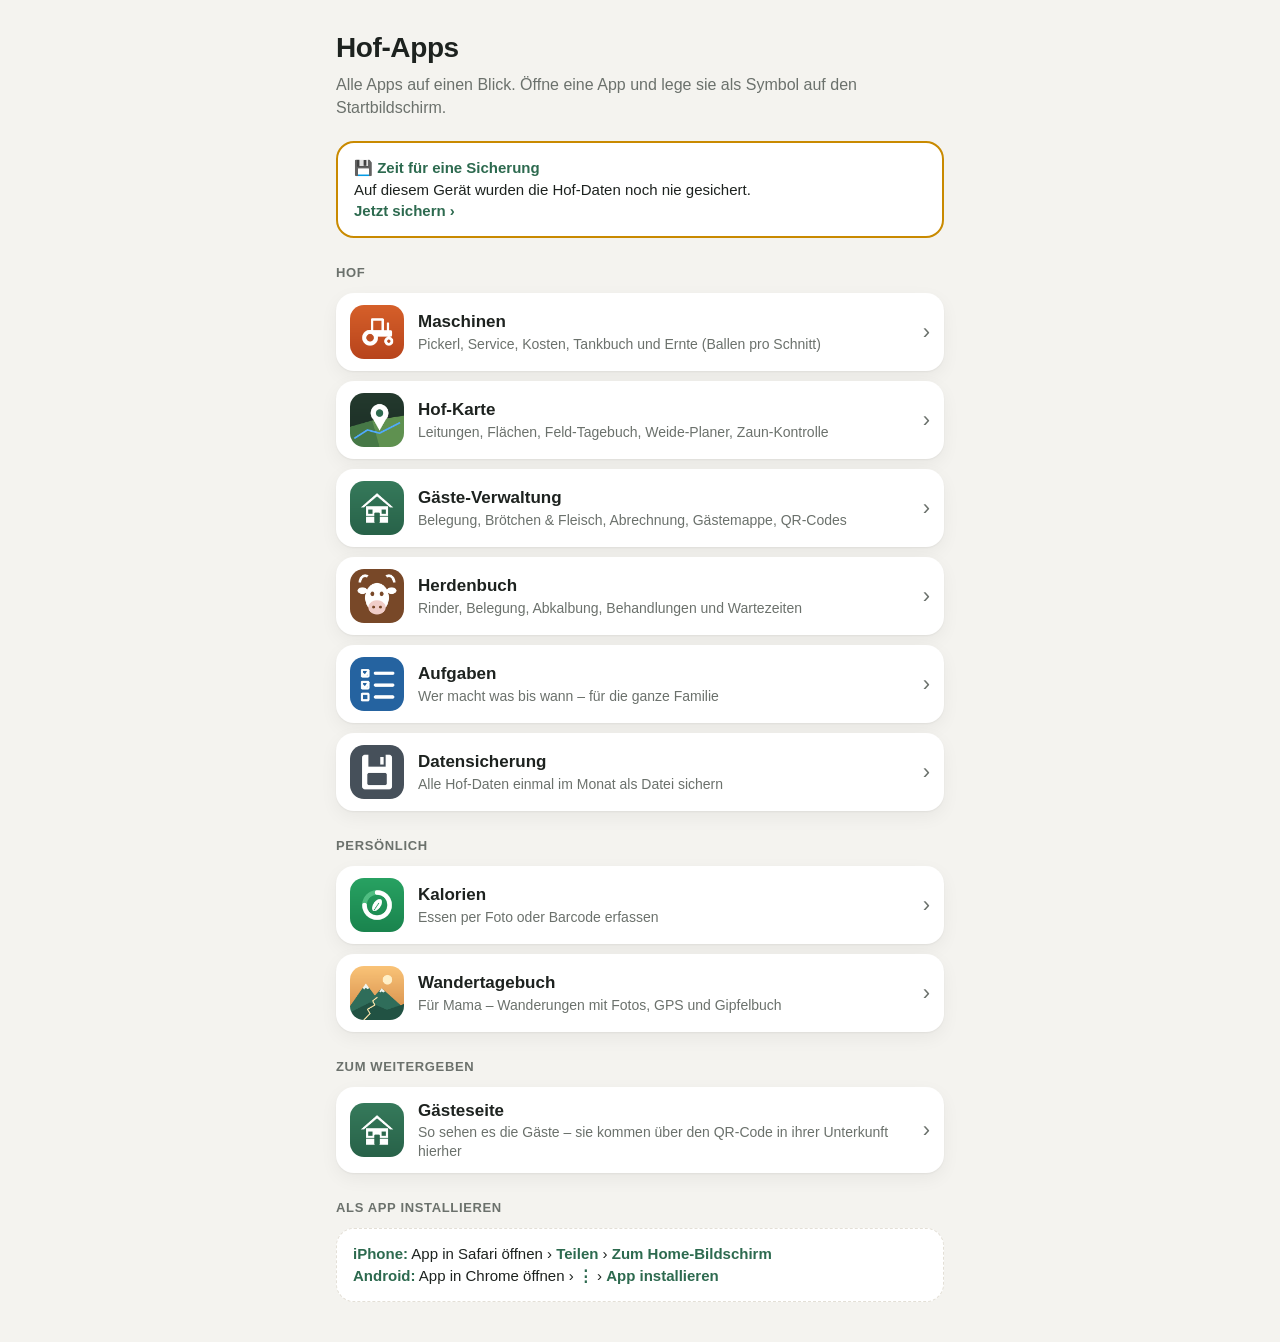
<file: index.html>
<!doctype html>
<html lang="de">
<head>
<meta charset="utf-8">
<meta name="viewport" content="width=device-width, initial-scale=1, viewport-fit=cover">
<title>Hof-Apps</title>
<meta name="description" content="Übersicht aller Apps: Maschinen, Hof-Karte, Gäste, Kalorien, Wandertagebuch">
<meta name="robots" content="noindex">
<link rel="icon" type="image/png" href="hofkarte/icons/icon-192.png">
<style>
  :root { --bg: #f4f3ef; --card: #fff; --text: #1d221f; --muted: #6b716c; --line: #e3dfd6; --accent: #2d6a4f; color-scheme: light dark; }
  @media (prefers-color-scheme: dark) { :root { --bg: #121614; --card: #1c211e; --text: #eef1ee; --muted: #9ea69f; --line: #2e3531; --accent: #6cc59a; } }
  * { box-sizing: border-box; }
  body { margin: 0; background: var(--bg); color: var(--text); font: 16px/1.45 -apple-system, BlinkMacSystemFont, "Segoe UI", Roboto, sans-serif; -webkit-font-smoothing: antialiased; }
  main { max-width: 640px; margin: 0 auto; padding: calc(env(safe-area-inset-top, 0px) + 28px) 16px 40px; }
  h1 { margin: 0 0 4px; font-size: 28px; letter-spacing: -.4px; }
  .sub { color: var(--muted); margin: 0 0 22px; }
  h2 { font-size: 13px; text-transform: uppercase; letter-spacing: .05em; color: var(--muted); margin: 26px 0 10px; }
  .app { display: flex; align-items: center; gap: 14px; padding: 12px 14px; background: var(--card); border-radius: 18px; text-decoration: none; color: inherit; margin-bottom: 10px; box-shadow: 0 1px 2px rgba(0,0,0,.05), 0 6px 18px rgba(0,0,0,.05); }
  .app:active { transform: scale(.99); }
  .app img { width: 54px; height: 54px; border-radius: 14px; flex: none; }
  .app b { display: block; font-size: 17px; }
  .app small { color: var(--muted); font-size: 14px; line-height: 1.35; display: block; }
  .app .go { margin-left: auto; color: var(--muted); font-size: 22px; flex: none; }
  .tip { background: var(--card); border-radius: 18px; padding: 14px 16px; font-size: 15px; border: 1px dashed var(--line); }
  .tip b { color: var(--accent); }
  .tip.warn { border: 2px solid #c98a00; margin-bottom: 6px; }
  .tip.warn a { color: var(--accent); font-weight: 700; text-decoration: none; }
</style>
</head>
<body>
<main>
  <h1>Hof-Apps</h1>
  <p class="sub">Alle Apps auf einen Blick. Öffne eine App und lege sie als Symbol auf den Startbildschirm.</p>

  <div class="tip warn" id="bkWarn" hidden><b>💾 Zeit für eine Sicherung</b><br><span id="bkTxt"></span><br><a href="sicherung/">Jetzt sichern ›</a></div>
  <h2>Hof</h2>
  <a class="app" href="maschinen/"><img src="maschinen/icons/icon-192.png" alt=""><span><b>Maschinen</b><small>Pickerl, Service, Kosten, Tankbuch und Ernte (Ballen pro Schnitt)</small></span><span class="go">›</span></a>
  <a class="app" href="hofkarte/"><img src="hofkarte/icons/icon-192.png" alt=""><span><b>Hof-Karte</b><small>Leitungen, Flächen, Feld-Tagebuch, Weide-Planer, Zaun-Kontrolle</small></span><span class="go">›</span></a>
  <a class="app" href="gaeste/admin.html"><img src="gaeste/icons/icon-192.png" alt=""><span><b>Gäste-Verwaltung</b><small>Belegung, Brötchen & Fleisch, Abrechnung, Gästemappe, QR-Codes</small></span><span class="go">›</span></a>
  <a class="app" href="herde/"><img src="herde/icons/icon-192.png" alt=""><span><b>Herdenbuch</b><small>Rinder, Belegung, Abkalbung, Behandlungen und Wartezeiten</small></span><span class="go">›</span></a>
  <a class="app" href="aufgaben/"><img src="aufgaben/icons/icon-192.png" alt=""><span><b>Aufgaben</b><small>Wer macht was bis wann – für die ganze Familie</small></span><span class="go">›</span></a>
  <a class="app" href="sicherung/"><img src="sicherung/icons/icon-192.png" alt=""><span><b>Datensicherung</b><small>Alle Hof-Daten einmal im Monat als Datei sichern</small></span><span class="go">›</span></a>

  <h2>Persönlich</h2>
  <a class="app" href="kalorien/"><img src="kalorien/icons/icon-192.png" alt=""><span><b>Kalorien</b><small>Essen per Foto oder Barcode erfassen</small></span><span class="go">›</span></a>
  <a class="app" href="wandertagebuch/"><img src="wandertagebuch/icons/icon-192.png" alt=""><span><b>Wandertagebuch</b><small>Für Mama – Wanderungen mit Fotos, GPS und Gipfelbuch</small></span><span class="go">›</span></a>

  <h2>Zum Weitergeben</h2>
  <a class="app" href="gaeste/"><img src="gaeste/icons/icon-192.png" alt=""><span><b>Gästeseite</b><small>So sehen es die Gäste – sie kommen über den QR-Code in ihrer Unterkunft hierher</small></span><span class="go">›</span></a>

  <h2>Als App installieren</h2>
  <div class="tip">
    <b>iPhone:</b> App in Safari öffnen › <b>Teilen</b> › <b>Zum Home-Bildschirm</b><br>
    <b>Android:</b> App in Chrome öffnen › <b>⋮</b> › <b>App installieren</b>
  </div>
</main>
<script>
  try {
    var lb = +localStorage.getItem('hof_lastBackup') || 0;
    var d = lb ? Math.floor((Date.now() - lb) / 86400000) : null;
    if (d === null || d > 30) {
      document.getElementById('bkTxt').textContent = d === null ? 'Auf diesem Gerät wurden die Hof-Daten noch nie gesichert.' : 'Die letzte Sicherung ist ' + d + ' Tage her.';
      document.getElementById('bkWarn').hidden = false;
    }
  } catch (e) {}
</script>
</body>
</html>
</file>
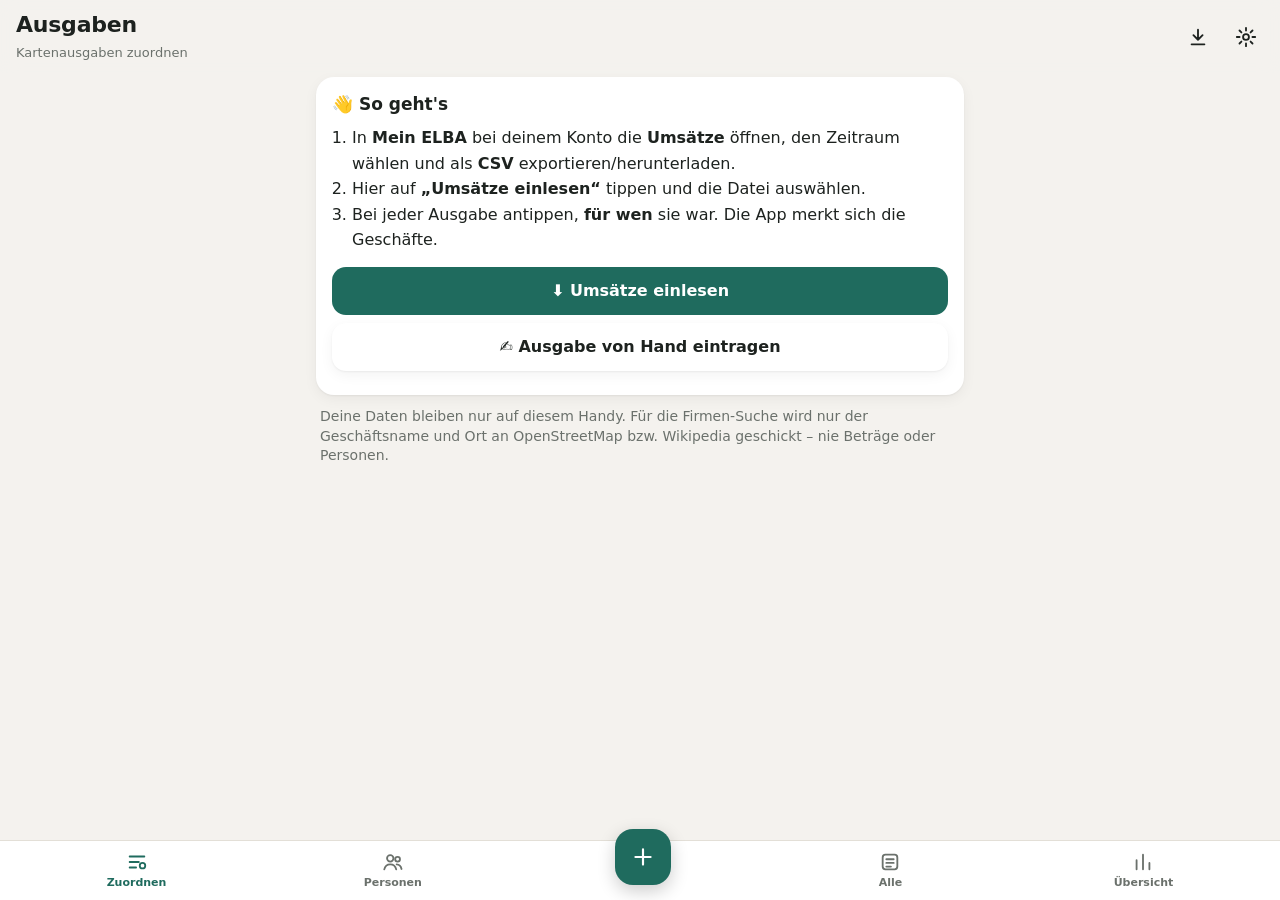
<file: ausgaben/index.html>
<!doctype html>
<html lang="de">
<head>
<meta charset="utf-8">
<meta name="viewport" content="width=device-width, initial-scale=1, viewport-fit=cover">
<title>Ausgaben</title>
<meta name="description" content="Kartenausgaben einlesen, Personen zuordnen und sehen, wer wie viel offen hat">
<meta name="theme-color" content="#f4f2ee" media="(prefers-color-scheme: light)">
<meta name="theme-color" content="#151816" media="(prefers-color-scheme: dark)">
<meta name="apple-mobile-web-app-capable" content="yes">
<meta name="mobile-web-app-capable" content="yes">
<meta name="apple-mobile-web-app-title" content="Ausgaben">
<link rel="manifest" href="manifest.webmanifest">
<link rel="apple-touch-icon" href="icons/apple-touch-icon.png">
<link rel="icon" type="image/png" href="icons/icon-192.png">
<link rel="stylesheet" href="style.css">
</head>
<body>
<header class="top">
  <div class="title"><h1>Ausgaben</h1><small id="sub"></small></div>
  <button class="icon-btn" id="btnImport" aria-label="Umsätze einlesen" title="Umsätze aus Mein ELBA einlesen">
    <svg viewBox="0 0 24 24"><path d="M12 4v11M7 10l5 5 5-5M5 20h14"/></svg></button>
  <button class="icon-btn" id="btnSettings" aria-label="Einstellungen">
    <svg viewBox="0 0 24 24"><circle cx="12" cy="12" r="3.2"/><path d="M12 2v3M12 19v3M2 12h3M19 12h3M4.9 4.9l2.1 2.1M17 17l2.1 2.1M4.9 19.1L7 17M17 7l2.1-2.1"/></svg></button>
</header>
<main id="view"></main>
<nav class="tabbar" aria-label="Navigation">
  <button class="tab on" data-tab="todo"><svg viewBox="0 0 24 24"><path d="M4 6h16M4 12h10M4 18h7"/><circle cx="18" cy="16" r="3"/></svg><span>Zuordnen</span><b class="dot" id="todoCount" hidden></b></button>
  <button class="tab" data-tab="people"><svg viewBox="0 0 24 24"><circle cx="9" cy="8" r="3.5"/><path d="M2.5 20c.8-3.6 3.4-5.5 6.5-5.5s5.7 1.9 6.5 5.5"/><circle cx="17" cy="9" r="2.6"/><path d="M16 14.6c2.7.2 4.6 1.9 5.3 5"/></svg><span>Personen</span></button>
  <button class="fab" id="fab" aria-label="Ausgabe von Hand eintragen"><svg viewBox="0 0 24 24"><path d="M12 5v14M5 12h14"/></svg></button>
  <button class="tab" data-tab="all"><svg viewBox="0 0 24 24"><rect x="4" y="4" width="16" height="16" rx="3"/><path d="M8 9h8M8 13h8M8 17h5"/></svg><span>Alle</span></button>
  <button class="tab" data-tab="stats"><svg viewBox="0 0 24 24"><path d="M5 20V10M12 20V4M19 20v-7"/></svg><span>Übersicht</span></button>
</nav>
<div class="overlay" id="overlay" hidden></div>
<section class="sheet" id="sheet" role="dialog" aria-modal="true" hidden>
  <div class="sheet-head">
    <button class="icon-btn" id="sheetBack" aria-label="Zurück" hidden><svg viewBox="0 0 24 24"><path d="M15 5l-7 7 7 7"/></svg></button>
    <h2 id="sheetTitle"></h2>
    <button class="icon-btn" id="sheetClose" aria-label="Schließen"><svg viewBox="0 0 24 24"><path d="M6 6l12 12M18 6L6 18"/></svg></button>
  </div>
  <div class="sheet-body" id="sheetBody"></div>
</section>
<input type="file" id="fileCsv" accept=".csv,text/csv,text/plain,application/vnd.ms-excel" hidden>
<input type="file" id="fileBackup" accept="application/json,.json" hidden>
<div class="toast" id="toast" role="status" aria-live="polite"></div>
<script src="app.js"></script>
</body>
</html>
</file>
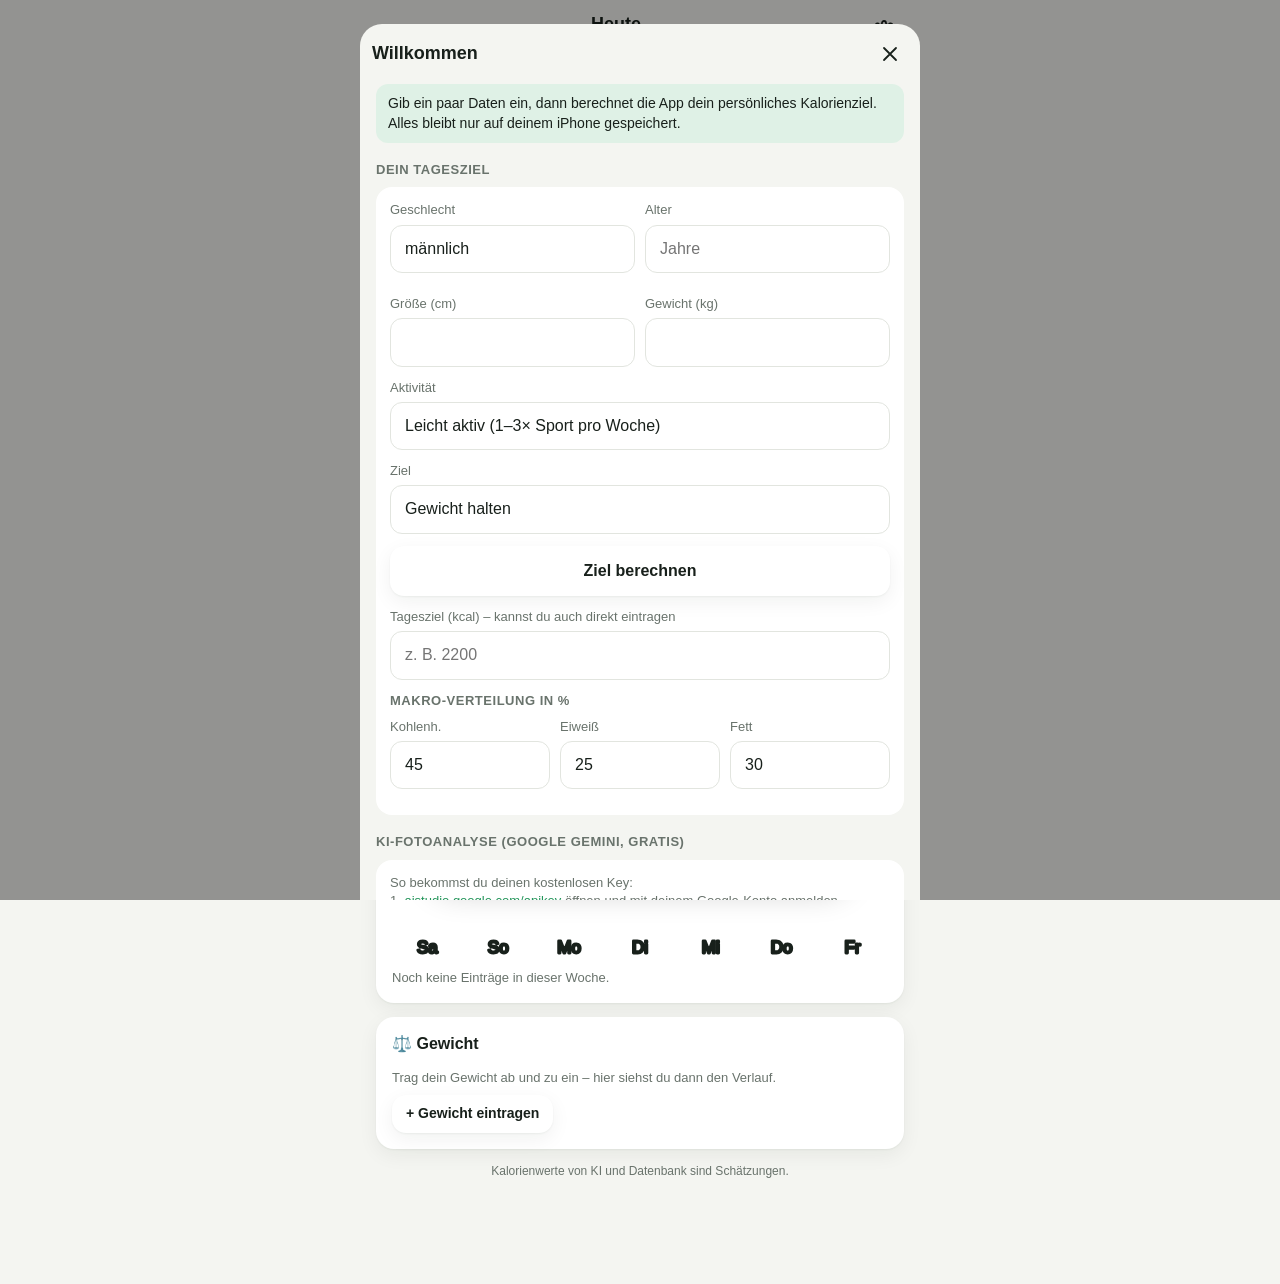
<file: kalorien/index.html>
<!doctype html>
<html lang="de">
<head>
<meta charset="utf-8">
<meta name="viewport" content="width=device-width, initial-scale=1, viewport-fit=cover">
<title>Kalorien</title>
<meta name="description" content="Kalorien-Tracker mit KI-Fotoanalyse und Barcode-Scanner">
<meta name="theme-color" content="#f4f5f1" media="(prefers-color-scheme: light)">
<meta name="theme-color" content="#0f1311" media="(prefers-color-scheme: dark)">
<meta name="apple-mobile-web-app-capable" content="yes">
<meta name="mobile-web-app-capable" content="yes">
<meta name="apple-mobile-web-app-status-bar-style" content="default">
<meta name="apple-mobile-web-app-title" content="Kalorien">
<link rel="manifest" href="manifest.webmanifest">
<link rel="apple-touch-icon" href="icons/apple-touch-icon.png">
<link rel="icon" type="image/png" href="icons/icon-192.png">
<link rel="stylesheet" href="style.css">
</head>
<body>
<div id="app">
  <header class="topbar">
    <button class="icon-btn" id="prevDay" aria-label="Vorheriger Tag">
      <svg viewBox="0 0 24 24"><path d="M15 5l-7 7 7 7"/></svg>
    </button>
    <button class="day-label" id="dayLabel" aria-label="Zu heute springen">
      <span id="dayTitle">Heute</span>
      <small id="daySub"></small>
    </button>
    <button class="icon-btn" id="nextDay" aria-label="Nächster Tag">
      <svg viewBox="0 0 24 24"><path d="M9 5l7 7-7 7"/></svg>
    </button>
    <button class="icon-btn settings-btn" id="openSettings" aria-label="Einstellungen">
      <svg viewBox="0 0 24 24"><circle cx="12" cy="12" r="3.2"/><path d="M19.4 15a1.7 1.7 0 0 0 .3 1.8l.1.1a2 2 0 1 1-2.8 2.8l-.1-.1a1.7 1.7 0 0 0-1.8-.3 1.7 1.7 0 0 0-1 1.5V21a2 2 0 1 1-4 0v-.1a1.7 1.7 0 0 0-1.1-1.5 1.7 1.7 0 0 0-1.8.3l-.1.1a2 2 0 1 1-2.8-2.8l.1-.1a1.7 1.7 0 0 0 .3-1.8 1.7 1.7 0 0 0-1.5-1H3a2 2 0 1 1 0-4h.1a1.7 1.7 0 0 0 1.5-1.1 1.7 1.7 0 0 0-.3-1.8l-.1-.1a2 2 0 1 1 2.8-2.8l.1.1a1.7 1.7 0 0 0 1.8.3H9a1.7 1.7 0 0 0 1-1.5V3a2 2 0 1 1 4 0v.1a1.7 1.7 0 0 0 1 1.5 1.7 1.7 0 0 0 1.8-.3l.1-.1a2 2 0 1 1 2.8 2.8l-.1.1a1.7 1.7 0 0 0-.3 1.8V9a1.7 1.7 0 0 0 1.5 1H21a2 2 0 1 1 0 4h-.1a1.7 1.7 0 0 0-1.5 1z"/></svg>
    </button>
  </header>

  <main id="main">
    <section class="card backup-hint" id="backupHint" hidden></section>
    <section class="card summary" id="summary"></section>
    <section class="card water" id="water"></section>
    <section id="meals"></section>
    <section class="card week" id="week"></section>
    <section class="card week" id="weight"></section>
    <p class="foot-note">Kalorienwerte von KI und Datenbank sind Schätzungen.</p>
  </main>

  <nav class="actionbar" aria-label="Schnell hinzufügen">
    <button class="action" data-quick="photo">
      <svg viewBox="0 0 24 24"><path d="M4 8h3l2-3h6l2 3h3v11H4z"/><circle cx="12" cy="13" r="3.5"/></svg>
      <span>Foto</span>
    </button>
    <button class="action primary" data-quick="scan">
      <svg viewBox="0 0 24 24"><path d="M4 7V4h3M17 4h3v3M20 17v3h-3M7 20H4v-3M8 8v8M11 8v8M14 8v8M17 8v8"/></svg>
      <span>Scannen</span>
    </button>
    <button class="action" data-quick="search">
      <svg viewBox="0 0 24 24"><circle cx="11" cy="11" r="6"/><path d="M20 20l-4.5-4.5"/></svg>
      <span>Suchen</span>
    </button>
  </nav>
</div>

<div class="overlay" id="overlay" hidden></div>
<div class="sheet" id="sheet" role="dialog" aria-modal="true" hidden>
  <div class="sheet-head">
    <button class="icon-btn" id="sheetBack" aria-label="Zurück" hidden>
      <svg viewBox="0 0 24 24"><path d="M15 5l-7 7 7 7"/></svg>
    </button>
    <h2 id="sheetTitle"></h2>
    <button class="icon-btn" id="sheetClose" aria-label="Schließen">
      <svg viewBox="0 0 24 24"><path d="M6 6l12 12M18 6L6 18"/></svg>
    </button>
  </div>
  <div class="sheet-body" id="sheetBody"></div>
</div>

<div class="toast" id="toast" role="status" aria-live="polite"></div>

<script src="foods.js"></script>
<script src="app.js"></script>
</body>
</html>
</file>
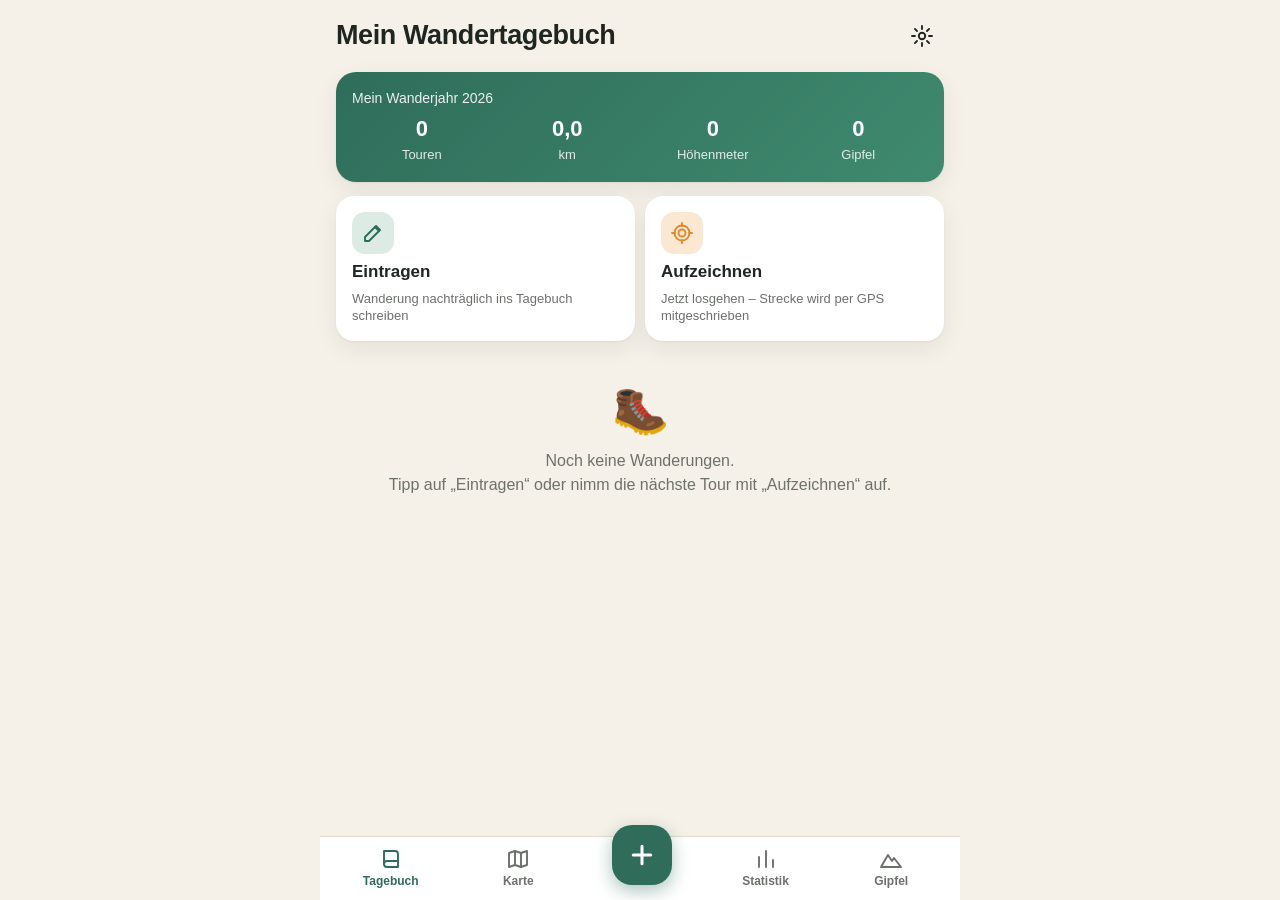
<file: wandertagebuch/index.html>
<!doctype html>
<html lang="de">
<head>
<meta charset="utf-8">
<meta name="viewport" content="width=device-width, initial-scale=1, viewport-fit=cover">
<title>Wandertagebuch</title>
<meta name="description" content="Persönliches Wandertagebuch mit Fotos, GPS und Statistik">
<meta name="theme-color" content="#f5f1e8" media="(prefers-color-scheme: light)">
<meta name="theme-color" content="#14181a" media="(prefers-color-scheme: dark)">
<meta name="apple-mobile-web-app-capable" content="yes">
<meta name="mobile-web-app-capable" content="yes">
<meta name="apple-mobile-web-app-status-bar-style" content="default">
<meta name="apple-mobile-web-app-title" content="Wandern">
<link rel="manifest" href="manifest.webmanifest">
<link rel="apple-touch-icon" href="icons/apple-touch-icon.png">
<link rel="icon" type="image/png" href="icons/icon-192.png">
<link rel="stylesheet" href="vendor/leaflet/leaflet.css">
<link rel="stylesheet" href="style.css">
</head>
<body>
<div id="app">
  <header class="top">
    <div class="top-title"><h1 id="appTitle">Mein Wandertagebuch</h1><small id="topSub"></small></div>
    <button class="icon-btn" id="btnSettings" aria-label="Einstellungen">
      <svg viewBox="0 0 24 24"><circle cx="12" cy="12" r="3.2"/><path d="M12 2v3M12 19v3M2 12h3M19 12h3M4.9 4.9l2.1 2.1M17 17l2.1 2.1M4.9 19.1L7 17M17 7l2.1-2.1"/></svg>
    </button>
  </header>
  <main id="view"></main>
  <nav class="tabbar" aria-label="Navigation">
    <button class="tab on" data-tab="diary"><svg viewBox="0 0 24 24"><path d="M5 4h11a3 3 0 0 1 3 3v13H8a3 3 0 0 1-3-3z"/><path d="M5 17a3 3 0 0 1 3-3h11"/></svg><span>Tagebuch</span></button>
    <button class="tab" data-tab="map"><svg viewBox="0 0 24 24"><path d="M3 6l6-2 6 2 6-2v14l-6 2-6-2-6 2z"/><path d="M9 4v14M15 6v14"/></svg><span>Karte</span></button>
    <button class="fab" id="fab" aria-label="Neue Wanderung"><svg viewBox="0 0 24 24"><path d="M12 5v14M5 12h14"/></svg></button>
    <button class="tab" data-tab="stats"><svg viewBox="0 0 24 24"><path d="M5 20V10M12 20V4M19 20v-7"/></svg><span>Statistik</span></button>
    <button class="tab" data-tab="peaks"><svg viewBox="0 0 24 24"><path d="M2 20l7-12 4 6 2-3 7 9z"/></svg><span>Gipfel</span></button>
  </nav>
</div>

<!-- GPS-Aufzeichnung -->
<section id="rec" class="rec" hidden>
  <div id="recMap" class="rec-map"></div>
  <div class="rec-panel">
    <div class="rec-status" id="recStatus">GPS wird gesucht …</div>
    <div class="rec-stats">
      <div><b class="num" id="rTime">0:00</b><small>Gehzeit</small></div>
      <div><b class="num" id="rDist">0,0</b><small>km</small></div>
      <div><b class="num" id="rUp">0</b><small>Hm ↑</small></div>
      <div><b class="num" id="rAlt">–</b><small>Höhe</small></div>
    </div>
    <div class="rec-pause" id="rPauseInfo"></div>
    <div class="rec-nav" id="rNavInfo" hidden></div>
    <div class="rec-tools">
      <button class="btn small" id="rBack"><svg viewBox="0 0 24 24"><path d="M9 14L4 9l5-5"/><path d="M4 9h10a6 6 0 0 1 0 12h-3"/></svg>Zum Start</button>
      <button class="btn small" id="rRoute"><svg viewBox="0 0 24 24"><path d="M4 18L10 9l5 5 5-9"/></svg>Route laden</button>
      <input type="file" id="rRouteFile" accept=".gpx,application/gpx+xml,application/xml,text/xml" hidden>
    </div>
    <button class="btn lock-btn" id="rLock"><svg viewBox="0 0 24 24"><rect x="5" y="11" width="14" height="10" rx="2"/><path d="M8 11V8a4 4 0 0 1 8 0v3"/></svg>Sperren &amp; einstecken</button>
    <p class="rec-hint" id="recHint">Vor dem Einstecken auf „Sperren“ tippen – das GPS läuft weiter. Bitte <b>nicht</b> die Ein/Aus-Taste drücken.</p>
    <div class="rec-btns">
      <button class="btn" id="rPause">Pause</button>
      <button class="btn primary" id="rStop">Beenden</button>
    </div>
  </div>
</section>

<!-- Taschen-Sperre: schwarzer Bildschirm, Berührungen werden ignoriert -->
<div id="lock" class="lock" hidden aria-label="Bildschirm gesperrt">
  <div class="lock-stats"><b class="num" id="lTime">0:00</b><span id="lDist">0,0 km</span></div>
  <div class="lock-status" id="lStatus"></div>
  <div class="lock-hold" id="lHold" role="button" aria-label="Zum Entsperren 2 Sekunden gedrückt halten">
    <svg viewBox="0 0 100 100"><circle cx="50" cy="50" r="44" class="track"/><circle cx="50" cy="50" r="44" class="prog" id="lProg"/></svg>
    <svg class="ic" viewBox="0 0 24 24"><rect x="5" y="11" width="14" height="10" rx="2"/><path d="M8 11V8a4 4 0 0 1 8 0v3"/></svg>
  </div>
  <p class="lock-text" id="lText">Zum Entsperren den Kreis<br>2 Sekunden gedrückt halten</p>
</div>

<div class="overlay" id="overlay" hidden></div>
<div class="sheet" id="sheet" role="dialog" aria-modal="true" hidden>
  <div class="sheet-head">
    <button class="icon-btn" id="sheetBack" aria-label="Zurück" hidden><svg viewBox="0 0 24 24"><path d="M15 5l-7 7 7 7"/></svg></button>
    <h2 id="sheetTitle"></h2>
    <button class="icon-btn" id="sheetClose" aria-label="Schließen"><svg viewBox="0 0 24 24"><path d="M6 6l12 12M18 6L6 18"/></svg></button>
  </div>
  <div class="sheet-body" id="sheetBody"></div>
</div>
<div class="viewer" id="viewer" hidden>
  <img id="viewerImg" alt="">
  <button class="vbtn prev" id="vPrev" aria-label="Vorheriges Foto"><svg viewBox="0 0 24 24"><path d="M15 5l-7 7 7 7"/></svg></button>
  <button class="vbtn next" id="vNext" aria-label="Nächstes Foto"><svg viewBox="0 0 24 24"><path d="M9 5l7 7-7 7"/></svg></button>
  <button class="vbtn close" id="vClose" aria-label="Schließen"><svg viewBox="0 0 24 24"><path d="M6 6l12 12M18 6L6 18"/></svg></button>
</div>
<div class="toast" id="toast" role="status" aria-live="polite"></div>

<script src="vendor/leaflet/leaflet.js"></script>
<script src="app.js"></script>
</body>
</html>
</file>
<file: ausgaben/style.css>
:root {
  --bg: #f4f2ee; --card: #fff; --card-2: #f0ede7; --ink: #1d221f; --muted: #6b716c; --line: #e3dfd7;
  --accent: #1f6b5e; --accent-ink: #fff; --accent-soft: #dcece8; --warn: #b26a00; --warn-soft: #fbeedb; --bad: #b3261e; --bad-soft: #fbe3e1; --ok: #2e7d32;
  --shadow: 0 1px 2px rgba(0,0,0,.05), 0 4px 14px rgba(0,0,0,.05);
  --safe-t: env(safe-area-inset-top, 0px); --safe-b: env(safe-area-inset-bottom, 0px);
  color-scheme: light;
}
@media (prefers-color-scheme: dark) {
  :root { --bg: #151816; --card: #1e2220; --card-2: #262b28; --ink: #eef1ee; --muted: #9aa39d; --line: #333a36;
    --accent: #5fc0ad; --accent-ink: #0d1f1b; --accent-soft: #1f3833; --warn: #f0b45c; --warn-soft: #3a2e1c; --bad: #ff8a80; --bad-soft: #3d2120; --ok: #81c784;
    --shadow: 0 1px 2px rgba(0,0,0,.3); color-scheme: dark; }
}
* { box-sizing: border-box; -webkit-tap-highlight-color: transparent; }
html, body { margin: 0; background: var(--bg); color: var(--ink); font: 16px/1.4 system-ui, -apple-system, "Segoe UI", Roboto, sans-serif; }
body { padding-bottom: calc(86px + var(--safe-b)); }
button { font: inherit; color: inherit; background: none; border: 0; padding: 0; cursor: pointer; }
svg { width: 22px; height: 22px; fill: none; stroke: currentColor; stroke-width: 2; stroke-linecap: round; stroke-linejoin: round; flex: none; }
.num { font-variant-numeric: tabular-nums; }
.muted { color: var(--muted); }
[hidden] { display: none !important; }

.top { position: sticky; top: 0; z-index: 5; display: flex; align-items: center; gap: 4px; padding: calc(var(--safe-t) + 10px) 12px 10px 16px; background: color-mix(in srgb, var(--bg) 92%, transparent); backdrop-filter: blur(10px); }
.top .title { flex: 1; min-width: 0; }
.top h1 { margin: 0; font-size: 22px; letter-spacing: -.01em; }
.top small { color: var(--muted); font-size: 13px; }
.icon-btn { width: 44px; height: 44px; border-radius: 12px; display: grid; place-items: center; }
.icon-btn:active { background: var(--card-2); }
main { max-width: 680px; margin: 0 auto; padding: 4px 16px 16px; }

.tabbar { position: fixed; left: 0; right: 0; bottom: 0; z-index: 6; display: flex; align-items: center; justify-content: space-around; padding: 6px 8px calc(6px + var(--safe-b)); background: var(--card); border-top: 1px solid var(--line); }
.tab { position: relative; display: flex; flex-direction: column; align-items: center; gap: 2px; font-size: 11px; font-weight: 600; color: var(--muted); min-width: 60px; padding: 4px; }
.tab.on { color: var(--accent); }
.tab .dot { position: absolute; top: 0; right: 10px; min-width: 18px; height: 18px; padding: 0 5px; border-radius: 9px; background: var(--bad); color: #fff; font-size: 11px; line-height: 18px; }
.fab { width: 56px; height: 56px; border-radius: 18px; background: var(--accent); color: var(--accent-ink); display: grid; place-items: center; margin-top: -26px; box-shadow: 0 6px 18px rgba(0,0,0,.2); }
.fab svg { width: 26px; height: 26px; }

.card { background: var(--card); border-radius: 18px; padding: 16px; box-shadow: var(--shadow); margin-bottom: 12px; }
.card h2 { margin: 0 0 8px; font-size: 17px; }
.section-title { font-size: 13px; font-weight: 700; text-transform: uppercase; letter-spacing: .05em; color: var(--muted); margin: 18px 4px 8px; display: flex; justify-content: space-between; gap: 8px; }
.hint { color: var(--muted); font-size: 14px; margin: 8px 4px; }
.empty { text-align: center; color: var(--muted); padding: 30px 16px; }
.empty .big { font-size: 44px; display: block; margin-bottom: 6px; }

.btn { display: flex; align-items: center; justify-content: center; gap: 8px; width: 100%; min-height: 48px; padding: 12px 16px; border-radius: 14px; background: var(--card); box-shadow: var(--shadow); font-weight: 600; margin: 8px 0; }
.btn.primary { background: var(--accent); color: var(--accent-ink); box-shadow: none; }
.btn.danger { color: var(--bad); }
.btn.small { width: auto; min-height: 36px; padding: 7px 12px; font-size: 14px; margin: 0; }
.btn:disabled { opacity: .5; }
.row { display: flex; gap: 8px; }
.row > * { flex: 1; }

/* Ausgaben-Karten */
.tx { background: var(--card); border-radius: 16px; padding: 12px 14px; box-shadow: var(--shadow); margin-bottom: 10px; }
.tx-head { display: flex; gap: 10px; align-items: flex-start; width: 100%; text-align: left; }
.tx-ico { width: 40px; height: 40px; border-radius: 12px; background: var(--card-2); display: grid; place-items: center; font-size: 20px; flex: none; }
.tx-main { flex: 1; min-width: 0; }
.tx-name { font-weight: 700; display: block; overflow: hidden; text-overflow: ellipsis; white-space: nowrap; }
.tx-meta { color: var(--muted); font-size: 13px; display: block; }
.tx-amt { font-weight: 700; white-space: nowrap; text-align: right; }
.tx-amt small { display: block; color: var(--muted); font-weight: 500; font-size: 12px; }
.chips { display: flex; flex-wrap: wrap; gap: 6px; margin-top: 10px; }
.chip { padding: 7px 12px; border-radius: 999px; background: var(--card-2); font-size: 14px; font-weight: 600; display: inline-flex; align-items: center; gap: 6px; }
.chip .pdot { width: 9px; height: 9px; border-radius: 50%; }
.chip.on { background: var(--accent); color: var(--accent-ink); }
.chip.sugg { background: var(--accent-soft); color: var(--accent); outline: 2px solid var(--accent); }
.chip.ghost { background: none; outline: 1px dashed var(--line); color: var(--muted); }
.alloc { display: flex; flex-wrap: wrap; gap: 6px; margin-top: 6px; }
.tag { font-size: 12px; font-weight: 700; padding: 3px 8px; border-radius: 999px; background: var(--card-2); display: inline-flex; gap: 5px; align-items: center; }
.tag.paid { text-decoration: line-through; opacity: .6; }
.found { font-size: 12px; color: var(--accent); margin-top: 2px; display: block; }

/* Personen */
.people { display: grid; grid-template-columns: 1fr 1fr; gap: 10px; }
.pcard { background: var(--card); border-radius: 16px; padding: 12px; box-shadow: var(--shadow); text-align: left; display: flex; flex-direction: column; gap: 2px; border-top: 4px solid var(--pc, var(--accent)); }
.pcard b { font-size: 16px; }
.pcard .big { font-size: 22px; font-weight: 800; }
.pcard small { color: var(--muted); font-size: 13px; }
.pcard .open { color: var(--bad); font-weight: 700; font-size: 14px; }
.pcard .open.zero { color: var(--ok); }
.period { display: flex; align-items: center; gap: 6px; margin: 6px 0 10px; }
.period .seg { flex: 1; }
.seg { display: flex; background: var(--card-2); border-radius: 12px; padding: 3px; gap: 3px; }
.seg button { flex: 1; padding: 8px 6px; border-radius: 9px; font-size: 14px; font-weight: 600; color: var(--muted); }
.seg button.on { background: var(--card); color: var(--ink); box-shadow: var(--shadow); }
.pnav { display: flex; align-items: center; justify-content: space-between; gap: 6px; margin-bottom: 10px; }
.pnav b { font-size: 16px; }
.stats { display: grid; grid-template-columns: repeat(3, 1fr); gap: 8px; margin-bottom: 12px; }
.stat { background: var(--card); border-radius: 14px; padding: 10px 6px; text-align: center; box-shadow: var(--shadow); }
.stat b { display: block; font-size: 18px; }
.stat small { color: var(--muted); font-size: 12px; }
.stat.bad b { color: var(--bad); }
.stat.ok b { color: var(--ok); }
.line-item { display: flex; gap: 10px; align-items: center; padding: 10px 0; border-top: 1px solid var(--line); }
.line-item:first-child { border-top: 0; }
.line-item .info { flex: 1; min-width: 0; text-align: left; }
.line-item .info b { display: block; font-weight: 600; overflow: hidden; text-overflow: ellipsis; white-space: nowrap; }
.line-item .info small { color: var(--muted); font-size: 13px; }
.check { width: 28px; height: 28px; border-radius: 50%; border: 2px solid var(--line); display: grid; place-items: center; flex: none; color: #fff; font-weight: 800; font-size: 14px; }
.check.on { background: var(--ok); border-color: var(--ok); }
.bar { height: 10px; border-radius: 5px; background: var(--card-2); overflow: hidden; margin-top: 4px; }
.bar i { display: block; height: 100%; border-radius: 5px; }
.day-head { display: flex; justify-content: space-between; font-size: 13px; font-weight: 700; color: var(--muted); margin: 16px 4px 6px; }

/* Formulare */
.field { display: block; margin-bottom: 12px; }
.field > span { display: block; font-size: 14px; font-weight: 600; margin-bottom: 5px; color: var(--muted); }
.input { width: 100%; min-height: 46px; padding: 11px 12px; border-radius: 12px; border: 1px solid var(--line); background: var(--card); color: var(--ink); font: inherit; }
.input:focus { outline: 2px solid var(--accent); outline-offset: 1px; border-color: transparent; }
.grid2 { display: grid; grid-template-columns: 1fr 1fr; gap: 10px; }
.split-row { display: flex; align-items: center; gap: 10px; padding: 6px 0; }
.split-row label { flex: 1; font-weight: 600; display: flex; gap: 8px; align-items: center; }
.split-row .input { width: 110px; text-align: right; min-height: 42px; }
.kv { display: grid; grid-template-columns: auto 1fr; gap: 6px 14px; margin: 0; font-size: 15px; }
.kv dt { color: var(--muted); }
.kv dd { margin: 0; text-align: right; overflow-wrap: anywhere; }
.raw { font-family: ui-monospace, monospace; font-size: 12px; color: var(--muted); background: var(--card-2); border-radius: 10px; padding: 8px 10px; overflow-wrap: anywhere; }
.note-box { background: var(--accent-soft); border-radius: 14px; padding: 12px 14px; margin-bottom: 12px; font-size: 15px; }
.warn-box { background: var(--warn-soft); border-radius: 14px; padding: 12px 14px; margin-bottom: 12px; font-size: 15px; }
.err-box { background: var(--bad-soft); color: var(--bad); border-radius: 14px; padding: 12px 14px; margin-bottom: 12px; font-size: 15px; }
.check-line { display: flex; gap: 10px; align-items: center; padding: 8px 0; font-weight: 600; }
.check-line input { width: 22px; height: 22px; accent-color: var(--accent); }
.list { background: var(--card); border-radius: 16px; box-shadow: var(--shadow); padding: 2px 14px; }
.map-table { width: 100%; border-collapse: collapse; font-size: 13px; }
.map-table td, .map-table th { border-top: 1px solid var(--line); padding: 6px 4px; text-align: left; vertical-align: top; overflow-wrap: anywhere; }

/* Sheet */
.overlay { position: fixed; inset: 0; background: rgba(0,0,0,.35); z-index: 20; }
.sheet { position: fixed; left: 0; right: 0; bottom: 0; z-index: 21; max-height: 92vh; display: flex; flex-direction: column; background: var(--bg); border-radius: 22px 22px 0 0; max-width: 680px; margin: 0 auto; }
.sheet-head { display: flex; align-items: center; gap: 4px; padding: 10px 8px 4px 16px; }
.sheet-head h2 { flex: 1; margin: 0; font-size: 18px; overflow: hidden; text-overflow: ellipsis; white-space: nowrap; }
.sheet-body { overflow-y: auto; padding: 6px 16px calc(24px + var(--safe-b)); }
.toast { position: fixed; left: 50%; bottom: calc(150px + var(--safe-b)); transform: translate(-50%, 30px); opacity: 0; pointer-events: none; background: var(--ink); color: var(--bg); padding: 10px 16px; border-radius: 12px; font-size: 15px; transition: .25s; z-index: 30; max-width: calc(100% - 32px); text-align: center; }
.toast.show { opacity: 1; transform: translate(-50%, 0); }
@media (prefers-reduced-motion: reduce) { .toast { transition: none; } }
a.btn { text-decoration: none; color: inherit; }
.tx-purpose { display: block; font-size: 12.5px; color: var(--muted); background: var(--card-2); border-radius: 8px; padding: 4px 8px; margin-top: 5px; overflow-wrap: anywhere; font-family: ui-monospace, "SF Mono", Menlo, monospace; line-height: 1.35; }
.tx-amt.in { color: var(--ok); }
.tx.picked { outline: 2px solid var(--accent); }
.actionbar { position: fixed; left: 12px; right: 12px; bottom: calc(78px + var(--safe-b)); z-index: 7; max-width: 656px; margin: 0 auto; display: flex; align-items: center; justify-content: space-between; gap: 12px; padding: 10px 12px 10px 16px; border-radius: 16px; background: var(--ink); color: var(--bg); box-shadow: 0 8px 24px rgba(0,0,0,.25); }
.actionbar small { opacity: .75; }
.check.manual { background: var(--muted); border-color: var(--muted); }
.check.part { border-color: var(--warn); color: var(--warn); background: var(--warn-soft); }
.st-paid, .st-manual { color: var(--ok); }
.st-part { color: var(--warn); }
.st-open { color: var(--bad); }
</file>
<file: kalorien/style.css>
:root {
  --bg: #f4f5f1;
  --card: #ffffff;
  --card-2: #f0f2ed;
  --line: #e2e5df;
  --text: #18201b;
  --muted: #69736c;
  --accent: #23955a;
  --accent-ink: #ffffff;
  --accent-soft: #dff1e6;
  --carbs: #e09a2e;
  --protein: #3f86d8;
  --fat: #d85a78;
  --over: #e0523a;
  --shadow: 0 1px 2px rgba(20, 30, 24, .05), 0 6px 20px rgba(20, 30, 24, .06);
  --radius: 18px;
  --safe-b: env(safe-area-inset-bottom, 0px);
  --safe-t: env(safe-area-inset-top, 0px);
  color-scheme: light dark;
}
@media (prefers-color-scheme: dark) {
  :root {
    --bg: #0f1311;
    --card: #191e1b;
    --card-2: #222824;
    --line: #2b322e;
    --text: #edf1ee;
    --muted: #97a29b;
    --accent: #3cbf78;
    --accent-ink: #06210f;
    --accent-soft: #173323;
    --carbs: #f0b04a;
    --protein: #64a3ef;
    --fat: #ef7d98;
    --over: #ff6f57;
    --shadow: 0 1px 2px rgba(0, 0, 0, .3);
  }
}

* { box-sizing: border-box; -webkit-tap-highlight-color: transparent; }
html, body { margin: 0; background: var(--bg); color: var(--text); }
body {
  font: 16px/1.4 -apple-system, BlinkMacSystemFont, "SF Pro Text", "Segoe UI", Roboto, sans-serif;
  -webkit-font-smoothing: antialiased;
  -webkit-text-size-adjust: 100%;
  overscroll-behavior-y: none;
}
button, input, select, textarea { font: inherit; color: inherit; }
button { cursor: pointer; border: 0; background: none; padding: 0; }
svg { width: 24px; height: 24px; fill: none; stroke: currentColor; stroke-width: 1.8; stroke-linecap: round; stroke-linejoin: round; }
.num { font-variant-numeric: tabular-nums; }
[hidden] { display: none !important; }

#app { max-width: 560px; margin: 0 auto; padding: calc(var(--safe-t) + 4px) 16px calc(var(--safe-b) + 104px); }

/* Top bar */
.topbar { display: flex; align-items: center; gap: 4px; padding: 8px 0 12px; position: sticky; top: 0; z-index: 5; background: var(--bg); }
.icon-btn { width: 40px; height: 40px; border-radius: 12px; display: grid; place-items: center; color: var(--text); flex: none; }
.icon-btn:active { background: var(--card-2); }
.day-label { flex: 1; display: flex; flex-direction: column; align-items: center; line-height: 1.15; }
.day-label span { font-weight: 700; font-size: 18px; }
.day-label small { color: var(--muted); font-size: 13px; }
.settings-btn { margin-left: 4px; }

/* Cards */
.card { background: var(--card); border-radius: var(--radius); box-shadow: var(--shadow); padding: 16px; margin-bottom: 14px; }

/* Summary */
.summary-top { display: grid; grid-template-columns: 1fr auto 1fr; align-items: center; gap: 8px; }
.stat { text-align: center; }
.stat b { display: block; font-size: 20px; }
.stat small { color: var(--muted); font-size: 13px; }
.ring { position: relative; width: 148px; height: 148px; }
.ring svg { width: 148px; height: 148px; transform: rotate(-90deg); }
.ring .track { stroke: var(--card-2); stroke-width: 12; }
.ring .bar { stroke: var(--accent); stroke-width: 12; transition: stroke-dashoffset .5s ease; }
.ring.over .bar { stroke: var(--over); }
.ring-center { position: absolute; inset: 0; display: grid; place-content: center; text-align: center; }
.ring-center b { font-size: 30px; line-height: 1; letter-spacing: -.5px; }
.ring-center small { color: var(--muted); font-size: 13px; margin-top: 4px; }
.ring.over .ring-center b { color: var(--over); }
.macros { display: grid; grid-template-columns: repeat(3, 1fr); gap: 14px; margin-top: 16px; }
.macro small { display: block; color: var(--muted); font-size: 12px; margin-bottom: 5px; }
.macro .track { height: 6px; border-radius: 3px; background: var(--card-2); overflow: hidden; }
.macro .fill { height: 100%; border-radius: 3px; transition: width .5s ease; }
.macro span { display: block; font-size: 13px; margin-top: 5px; }
.macro.c .fill { background: var(--carbs); }
.macro.p .fill { background: var(--protein); }
.macro.f .fill { background: var(--fat); }
.no-goal { text-align: center; padding: 8px 0; }
.no-goal p { color: var(--muted); margin: 6px 0 12px; }

/* Meals */
.meal { background: var(--card); border-radius: var(--radius); box-shadow: var(--shadow); margin-bottom: 12px; overflow: hidden; }
.meal-head { display: flex; align-items: center; padding: 14px 12px 10px 16px; gap: 10px; }
.meal-head h3 { margin: 0; font-size: 17px; flex: 1; }
.meal-head .kcal { color: var(--muted); font-size: 14px; }
.add-btn { width: 36px; height: 36px; border-radius: 50%; background: var(--accent-soft); color: var(--accent); display: grid; place-items: center; }
.add-btn svg { width: 20px; height: 20px; stroke-width: 2.4; }
.entries { list-style: none; margin: 0; padding: 0 0 6px; }
.entry { display: flex; align-items: center; gap: 10px; padding: 9px 16px; border-top: 1px solid var(--line); width: 100%; text-align: left; }
.entry:active { background: var(--card-2); }
.entry .info { flex: 1; min-width: 0; }
.entry .name { display: block; white-space: nowrap; overflow: hidden; text-overflow: ellipsis; }
.entry small { color: var(--muted); font-size: 13px; }
.entry .val { font-weight: 600; white-space: nowrap; }
.src-dot { width: 8px; height: 8px; border-radius: 50%; background: var(--line); flex: none; }
.src-dot.ai { background: var(--protein); }
.src-dot.barcode, .src-dot.label { background: var(--accent); }
.src-dot.db { background: var(--carbs); }

/* Week */
.week h3 { margin: 0 0 10px; font-size: 16px; }
.week svg { width: 100%; height: auto; display: block; }
.week .bar { fill: var(--accent); }
.week .bar.over { fill: var(--over); }
.week .bar.sel { opacity: 1; }
.week .bar.dim { opacity: .45; }
.week .goal-line { stroke: var(--muted); stroke-dasharray: 4 4; stroke-width: 1; }
.week text { fill: var(--muted); font-size: 11px; }
.week .avg { color: var(--muted); font-size: 13px; margin-top: 6px; }
.foot-note { color: var(--muted); font-size: 12px; text-align: center; margin: 4px 0 0; }

/* Action bar */
.actionbar {
  position: fixed; left: 50%; transform: translateX(-50%); bottom: calc(var(--safe-b) + 14px);
  display: flex; gap: 8px; padding: 8px; border-radius: 24px; background: var(--card); box-shadow: 0 8px 30px rgba(0,0,0,.18);
  z-index: 10; width: min(calc(100% - 32px), 420px);
}
.action { flex: 1; display: flex; flex-direction: column; align-items: center; gap: 2px; padding: 8px 4px; border-radius: 16px; font-size: 13px; font-weight: 600; color: var(--text); }
.action:active { background: var(--card-2); }
.action.primary { background: var(--accent); color: var(--accent-ink); }

/* Sheet */
.overlay { position: fixed; inset: 0; background: rgba(0,0,0,.4); z-index: 20; animation: fade .2s; }
.sheet {
  position: fixed; left: 0; right: 0; bottom: 0; z-index: 21; max-width: 560px; margin: 0 auto;
  max-height: calc(100dvh - var(--safe-t) - 24px); display: flex; flex-direction: column;
  background: var(--bg); border-radius: 22px 22px 0 0; animation: up .25s ease;
}
.sheet.tall { height: calc(100dvh - var(--safe-t) - 24px); }
@keyframes up { from { transform: translateY(40px); opacity: 0; } }
@keyframes fade { from { opacity: 0; } }
.sheet-head { display: flex; align-items: center; gap: 6px; padding: 10px 10px 6px 16px; }
.sheet-head h2 { flex: 1; margin: 0; font-size: 18px; }
#sheetBack + h2 { margin-left: -4px; }
.sheet-body { overflow-y: auto; padding: 4px 16px calc(var(--safe-b) + 20px); -webkit-overflow-scrolling: touch; }

/* Forms */
.field { display: block; margin-bottom: 12px; }
.field > span { display: block; font-size: 13px; color: var(--muted); margin-bottom: 5px; }
.input, select.input, textarea.input {
  width: 100%; padding: 12px 14px; border-radius: 12px; border: 1px solid var(--line); background: var(--card);
  font-size: 16px; outline: none; -webkit-appearance: none; appearance: none;
}
textarea.input { resize: vertical; min-height: 64px; }
.input:focus { border-color: var(--accent); }
.row { display: flex; gap: 10px; }
.row > * { flex: 1; min-width: 0; }
.grid2 { display: grid; grid-template-columns: 1fr 1fr; gap: 10px; }
.btn { display: flex; align-items: center; justify-content: center; gap: 8px; width: 100%; padding: 14px; border-radius: 14px; font-weight: 650; background: var(--card); box-shadow: var(--shadow); }
.btn:active { transform: scale(.985); }
.btn.primary { background: var(--accent); color: var(--accent-ink); box-shadow: none; }
.btn.danger { color: var(--over); }
.btn:disabled { opacity: .5; }
.btn + .btn { margin-top: 10px; }
.btn svg { width: 20px; height: 20px; }
.hint { color: var(--muted); font-size: 13px; margin: 6px 0 12px; }
.hint a { color: var(--accent); }
.section-title { font-size: 13px; font-weight: 700; text-transform: uppercase; letter-spacing: .04em; color: var(--muted); margin: 18px 0 8px; }
.panel { background: var(--card); border-radius: 16px; padding: 14px; margin-bottom: 12px; }

.seg { display: flex; background: var(--card-2); border-radius: 12px; padding: 3px; margin-bottom: 14px; }
.seg button { flex: 1; padding: 8px 2px; border-radius: 9px; font-size: 13px; font-weight: 600; color: var(--muted); }
.seg button.on { background: var(--card); color: var(--text); box-shadow: 0 1px 3px rgba(0,0,0,.12); }

.tiles { display: grid; grid-template-columns: 1fr 1fr; gap: 10px; margin-bottom: 8px; }
.tile { background: var(--card); border-radius: 16px; padding: 16px 12px; display: flex; flex-direction: column; align-items: flex-start; gap: 8px; text-align: left; box-shadow: var(--shadow); }
.tile svg { color: var(--accent); }
.tile b { font-size: 15px; }
.tile small { color: var(--muted); font-size: 12px; line-height: 1.3; }

.list { background: var(--card); border-radius: 16px; overflow: hidden; }
.list-item { display: flex; align-items: center; gap: 12px; padding: 11px 14px; width: 100%; text-align: left; border-top: 1px solid var(--line); }
.list-item:first-child { border-top: 0; }
.list-item:active { background: var(--card-2); }
.list-item img, .thumb { width: 40px; height: 40px; border-radius: 8px; object-fit: cover; background: var(--card-2); flex: none; }
.list-item .info { flex: 1; min-width: 0; }
.list-item .name { display: block; white-space: nowrap; overflow: hidden; text-overflow: ellipsis; }
.list-item small { color: var(--muted); font-size: 13px; }
.list-item .val { font-size: 14px; color: var(--muted); white-space: nowrap; }
.empty { color: var(--muted); text-align: center; padding: 18px 8px; font-size: 14px; }

/* Portion editor */
.product-head { display: flex; gap: 12px; align-items: center; margin-bottom: 14px; }
.product-head img { width: 64px; height: 64px; border-radius: 12px; object-fit: cover; background: var(--card); }
.product-head h3 { margin: 0; font-size: 18px; }
.product-head small { color: var(--muted); }
.chips { display: flex; flex-wrap: wrap; gap: 8px; margin: -2px 0 14px; }
.chip { padding: 7px 12px; border-radius: 999px; background: var(--card); font-size: 14px; box-shadow: var(--shadow); }
.chip.on { background: var(--accent); color: var(--accent-ink); }
.nutri { display: grid; grid-template-columns: repeat(4, 1fr); gap: 8px; margin-bottom: 14px; }
.nutri div { background: var(--card); border-radius: 14px; padding: 10px 6px; text-align: center; }
.nutri b { display: block; font-size: 18px; }
.nutri small { color: var(--muted); font-size: 11px; }
.nutri .k b { color: var(--accent); }
.nutri .c b { color: var(--carbs); }
.nutri .p b { color: var(--protein); }
.nutri .f b { color: var(--fat); }
.per100 { color: var(--muted); font-size: 13px; margin: -6px 0 14px; }

/* Scanner */
.scanner { position: relative; border-radius: 18px; overflow: hidden; background: #000; aspect-ratio: 4 / 3; margin-bottom: 12px; }
.scanner video { width: 100%; height: 100%; object-fit: cover; display: block; }
.scanner .frame { position: absolute; left: 12%; right: 12%; top: 32%; bottom: 32%; border: 2px solid rgba(255,255,255,.85); border-radius: 12px; box-shadow: 0 0 0 999px rgba(0,0,0,.25); }
.scanner .laser { position: absolute; left: 14%; right: 14%; top: 50%; height: 2px; background: #ff4d4d; box-shadow: 0 0 8px #ff4d4d; animation: scan 1.6s ease-in-out infinite; }
@keyframes scan { 0%,100% { transform: translateY(-28px); } 50% { transform: translateY(28px); } }
.scan-status { text-align: center; color: var(--muted); font-size: 14px; margin-bottom: 12px; }

/* Photo / AI */
.photo-preview { width: 100%; border-radius: 16px; display: block; margin-bottom: 12px; max-height: 300px; object-fit: cover; }
.ai-item { background: var(--card); border-radius: 16px; padding: 12px 14px; margin-bottom: 10px; display: grid; grid-template-columns: auto 1fr; gap: 6px 12px; align-items: center; }
.ai-item input[type=checkbox] { width: 22px; height: 22px; accent-color: var(--accent); grid-row: span 2; }
.ai-item .ai-name { flex: 1; min-width: 0; border: 0; background: transparent; padding: 0; font-weight: 600; font-size: 16px; width: 100%; outline: none; }
.ai-item .ai-line { display: flex; align-items: center; gap: 8px; color: var(--muted); font-size: 13px; flex-wrap: wrap; }
.ai-item .ai-grams { width: 76px; padding: 6px 8px; border-radius: 9px; border: 1px solid var(--line); background: var(--card-2); font-size: 15px; text-align: right; }
.ai-item .ai-top { display: flex; align-items: center; gap: 8px; min-width: 0; }
.ai-item .ai-kcal { color: var(--text); font-weight: 650; white-space: nowrap; }
.ai-total { display: flex; justify-content: space-between; font-weight: 700; padding: 6px 4px 12px; }
.spinner { width: 34px; height: 34px; border-radius: 50%; border: 3px solid var(--card-2); border-top-color: var(--accent); animation: spin .8s linear infinite; margin: 20px auto 10px; }
@keyframes spin { to { transform: rotate(360deg); } }
.loading { text-align: center; color: var(--muted); padding-bottom: 16px; }
.note-box { background: var(--accent-soft); border-radius: 12px; padding: 10px 12px; font-size: 14px; margin-bottom: 12px; }
.err-box { background: color-mix(in srgb, var(--over) 14%, transparent); border-radius: 12px; padding: 10px 12px; font-size: 14px; margin-bottom: 12px; }

/* Toast */
.toast {
  position: fixed; left: 50%; top: calc(var(--safe-t) + 12px); transform: translate(-50%, -20px);
  background: var(--text); color: var(--bg); padding: 10px 16px; border-radius: 12px; font-size: 14px;
  opacity: 0; pointer-events: none; transition: .25s; z-index: 40; max-width: calc(100% - 40px); text-align: center;
}
.toast.show { opacity: 1; transform: translate(-50%, 0); }

@media (prefers-reduced-motion: reduce) {
  *, *::before, *::after { animation: none !important; transition: none !important; }
}

/* Wasser, Gewicht, Rezepte */
.water-head { display: flex; align-items: baseline; justify-content: space-between; gap: 8px; }
.water-head h3 { margin: 0 0 8px; font-size: 16px; }
.glasses { display: flex; flex-wrap: wrap; gap: 6px; margin: 4px 0 10px; }
.glass { width: 26px; height: 32px; border: 2px solid #4a90d9; border-top: 0; border-radius: 0 0 8px 8px; background: transparent; padding: 0; }
.glass.full { background: linear-gradient(to top, #4a90d9 85%, transparent 85%); }
.water-btns { display: flex; gap: 8px; justify-content: flex-end; }
.water-btns .btn { width: auto; margin: 0; }
.wchart { width: 100%; height: auto; display: block; margin-top: 8px; }
.wline { fill: none; stroke: var(--accent); stroke-width: 2.5; stroke-linejoin: round; }
.wdot { fill: var(--accent); }
.week-stats { display: grid; grid-template-columns: repeat(3, 1fr); gap: 6px; margin-top: 10px; text-align: center; }
.week-stats div { background: var(--card-2, rgba(0,0,0,.04)); border-radius: 12px; padding: 8px 4px; }
.week-stats b { display: block; font-size: 17px; }
.week-stats small { color: var(--muted); font-size: 12px; }
.tile.wide { grid-column: 1 / -1; }
.re-g { width: 74px; min-height: 38px; padding: 6px 8px; text-align: right; }
.backup-hint { border: 2px dashed var(--accent); }
.backup-hint p { margin: 6px 0 10px; color: var(--muted); font-size: 14px; }
.btn.small { width: auto; padding: 9px 14px; font-size: 14px; min-height: 0; }
</file>
<file: wandertagebuch/vendor/leaflet/leaflet.css>
/* required styles */

.leaflet-pane,
.leaflet-tile,
.leaflet-marker-icon,
.leaflet-marker-shadow,
.leaflet-tile-container,
.leaflet-pane > svg,
.leaflet-pane > canvas,
.leaflet-zoom-box,
.leaflet-image-layer,
.leaflet-layer {
	position: absolute;
	left: 0;
	top: 0;
	}
.leaflet-container {
	overflow: hidden;
	}
.leaflet-tile,
.leaflet-marker-icon,
.leaflet-marker-shadow {
	-webkit-user-select: none;
	   -moz-user-select: none;
	        user-select: none;
	  -webkit-user-drag: none;
	}
/* Prevents IE11 from highlighting tiles in blue */
.leaflet-tile::selection {
	background: transparent;
}
/* Safari renders non-retina tile on retina better with this, but Chrome is worse */
.leaflet-safari .leaflet-tile {
	image-rendering: -webkit-optimize-contrast;
	}
/* hack that prevents hw layers "stretching" when loading new tiles */
.leaflet-safari .leaflet-tile-container {
	width: 1600px;
	height: 1600px;
	-webkit-transform-origin: 0 0;
	}
.leaflet-marker-icon,
.leaflet-marker-shadow {
	display: block;
	}
/* .leaflet-container svg: reset svg max-width decleration shipped in Joomla! (joomla.org) 3.x */
/* .leaflet-container img: map is broken in FF if you have max-width: 100% on tiles */
.leaflet-container .leaflet-overlay-pane svg {
	max-width: none !important;
	max-height: none !important;
	}
.leaflet-container .leaflet-marker-pane img,
.leaflet-container .leaflet-shadow-pane img,
.leaflet-container .leaflet-tile-pane img,
.leaflet-container img.leaflet-image-layer,
.leaflet-container .leaflet-tile {
	max-width: none !important;
	max-height: none !important;
	width: auto;
	padding: 0;
	}

.leaflet-container img.leaflet-tile {
	/* See: https://bugs.chromium.org/p/chromium/issues/detail?id=600120 */
	mix-blend-mode: plus-lighter;
}

.leaflet-container.leaflet-touch-zoom {
	-ms-touch-action: pan-x pan-y;
	touch-action: pan-x pan-y;
	}
.leaflet-container.leaflet-touch-drag {
	-ms-touch-action: pinch-zoom;
	/* Fallback for FF which doesn't support pinch-zoom */
	touch-action: none;
	touch-action: pinch-zoom;
}
.leaflet-container.leaflet-touch-drag.leaflet-touch-zoom {
	-ms-touch-action: none;
	touch-action: none;
}
.leaflet-container {
	-webkit-tap-highlight-color: transparent;
}
.leaflet-container a {
	-webkit-tap-highlight-color: rgba(51, 181, 229, 0.4);
}
.leaflet-tile {
	filter: inherit;
	visibility: hidden;
	}
.leaflet-tile-loaded {
	visibility: inherit;
	}
.leaflet-zoom-box {
	width: 0;
	height: 0;
	-moz-box-sizing: border-box;
	     box-sizing: border-box;
	z-index: 800;
	}
/* workaround for https://bugzilla.mozilla.org/show_bug.cgi?id=888319 */
.leaflet-overlay-pane svg {
	-moz-user-select: none;
	}

.leaflet-pane         { z-index: 400; }

.leaflet-tile-pane    { z-index: 200; }
.leaflet-overlay-pane { z-index: 400; }
.leaflet-shadow-pane  { z-index: 500; }
.leaflet-marker-pane  { z-index: 600; }
.leaflet-tooltip-pane   { z-index: 650; }
.leaflet-popup-pane   { z-index: 700; }

.leaflet-map-pane canvas { z-index: 100; }
.leaflet-map-pane svg    { z-index: 200; }

.leaflet-vml-shape {
	width: 1px;
	height: 1px;
	}
.lvml {
	behavior: url(#default#VML);
	display: inline-block;
	position: absolute;
	}


/* control positioning */

.leaflet-control {
	position: relative;
	z-index: 800;
	pointer-events: visiblePainted; /* IE 9-10 doesn't have auto */
	pointer-events: auto;
	}
.leaflet-top,
.leaflet-bottom {
	position: absolute;
	z-index: 1000;
	pointer-events: none;
	}
.leaflet-top {
	top: 0;
	}
.leaflet-right {
	right: 0;
	}
.leaflet-bottom {
	bottom: 0;
	}
.leaflet-left {
	left: 0;
	}
.leaflet-control {
	float: left;
	clear: both;
	}
.leaflet-right .leaflet-control {
	float: right;
	}
.leaflet-top .leaflet-control {
	margin-top: 10px;
	}
.leaflet-bottom .leaflet-control {
	margin-bottom: 10px;
	}
.leaflet-left .leaflet-control {
	margin-left: 10px;
	}
.leaflet-right .leaflet-control {
	margin-right: 10px;
	}


/* zoom and fade animations */

.leaflet-fade-anim .leaflet-popup {
	opacity: 0;
	-webkit-transition: opacity 0.2s linear;
	   -moz-transition: opacity 0.2s linear;
	        transition: opacity 0.2s linear;
	}
.leaflet-fade-anim .leaflet-map-pane .leaflet-popup {
	opacity: 1;
	}
.leaflet-zoom-animated {
	-webkit-transform-origin: 0 0;
	    -ms-transform-origin: 0 0;
	        transform-origin: 0 0;
	}
svg.leaflet-zoom-animated {
	will-change: transform;
}

.leaflet-zoom-anim .leaflet-zoom-animated {
	-webkit-transition: -webkit-transform 0.25s cubic-bezier(0,0,0.25,1);
	   -moz-transition:    -moz-transform 0.25s cubic-bezier(0,0,0.25,1);
	        transition:         transform 0.25s cubic-bezier(0,0,0.25,1);
	}
.leaflet-zoom-anim .leaflet-tile,
.leaflet-pan-anim .leaflet-tile {
	-webkit-transition: none;
	   -moz-transition: none;
	        transition: none;
	}

.leaflet-zoom-anim .leaflet-zoom-hide {
	visibility: hidden;
	}


/* cursors */

.leaflet-interactive {
	cursor: pointer;
	}
.leaflet-grab {
	cursor: -webkit-grab;
	cursor:    -moz-grab;
	cursor:         grab;
	}
.leaflet-crosshair,
.leaflet-crosshair .leaflet-interactive {
	cursor: crosshair;
	}
.leaflet-popup-pane,
.leaflet-control {
	cursor: auto;
	}
.leaflet-dragging .leaflet-grab,
.leaflet-dragging .leaflet-grab .leaflet-interactive,
.leaflet-dragging .leaflet-marker-draggable {
	cursor: move;
	cursor: -webkit-grabbing;
	cursor:    -moz-grabbing;
	cursor:         grabbing;
	}

/* marker & overlays interactivity */
.leaflet-marker-icon,
.leaflet-marker-shadow,
.leaflet-image-layer,
.leaflet-pane > svg path,
.leaflet-tile-container {
	pointer-events: none;
	}

.leaflet-marker-icon.leaflet-interactive,
.leaflet-image-layer.leaflet-interactive,
.leaflet-pane > svg path.leaflet-interactive,
svg.leaflet-image-layer.leaflet-interactive path {
	pointer-events: visiblePainted; /* IE 9-10 doesn't have auto */
	pointer-events: auto;
	}

/* visual tweaks */

.leaflet-container {
	background: #ddd;
	outline-offset: 1px;
	}
.leaflet-container a {
	color: #0078A8;
	}
.leaflet-zoom-box {
	border: 2px dotted #38f;
	background: rgba(255,255,255,0.5);
	}


/* general typography */
.leaflet-container {
	font-family: "Helvetica Neue", Arial, Helvetica, sans-serif;
	font-size: 12px;
	font-size: 0.75rem;
	line-height: 1.5;
	}


/* general toolbar styles */

.leaflet-bar {
	box-shadow: 0 1px 5px rgba(0,0,0,0.65);
	border-radius: 4px;
	}
.leaflet-bar a {
	background-color: #fff;
	border-bottom: 1px solid #ccc;
	width: 26px;
	height: 26px;
	line-height: 26px;
	display: block;
	text-align: center;
	text-decoration: none;
	color: black;
	}
.leaflet-bar a,
.leaflet-control-layers-toggle {
	background-position: 50% 50%;
	background-repeat: no-repeat;
	display: block;
	}
.leaflet-bar a:hover,
.leaflet-bar a:focus {
	background-color: #f4f4f4;
	}
.leaflet-bar a:first-child {
	border-top-left-radius: 4px;
	border-top-right-radius: 4px;
	}
.leaflet-bar a:last-child {
	border-bottom-left-radius: 4px;
	border-bottom-right-radius: 4px;
	border-bottom: none;
	}
.leaflet-bar a.leaflet-disabled {
	cursor: default;
	background-color: #f4f4f4;
	color: #bbb;
	}

.leaflet-touch .leaflet-bar a {
	width: 30px;
	height: 30px;
	line-height: 30px;
	}
.leaflet-touch .leaflet-bar a:first-child {
	border-top-left-radius: 2px;
	border-top-right-radius: 2px;
	}
.leaflet-touch .leaflet-bar a:last-child {
	border-bottom-left-radius: 2px;
	border-bottom-right-radius: 2px;
	}

/* zoom control */

.leaflet-control-zoom-in,
.leaflet-control-zoom-out {
	font: bold 18px 'Lucida Console', Monaco, monospace;
	text-indent: 1px;
	}

.leaflet-touch .leaflet-control-zoom-in, .leaflet-touch .leaflet-control-zoom-out  {
	font-size: 22px;
	}


/* layers control */

.leaflet-control-layers {
	box-shadow: 0 1px 5px rgba(0,0,0,0.4);
	background: #fff;
	border-radius: 5px;
	}
.leaflet-control-layers-toggle {
	background-image: url(images/layers.png);
	width: 36px;
	height: 36px;
	}
.leaflet-retina .leaflet-control-layers-toggle {
	background-image: url(images/layers-2x.png);
	background-size: 26px 26px;
	}
.leaflet-touch .leaflet-control-layers-toggle {
	width: 44px;
	height: 44px;
	}
.leaflet-control-layers .leaflet-control-layers-list,
.leaflet-control-layers-expanded .leaflet-control-layers-toggle {
	display: none;
	}
.leaflet-control-layers-expanded .leaflet-control-layers-list {
	display: block;
	position: relative;
	}
.leaflet-control-layers-expanded {
	padding: 6px 10px 6px 6px;
	color: #333;
	background: #fff;
	}
.leaflet-control-layers-scrollbar {
	overflow-y: scroll;
	overflow-x: hidden;
	padding-right: 5px;
	}
.leaflet-control-layers-selector {
	margin-top: 2px;
	position: relative;
	top: 1px;
	}
.leaflet-control-layers label {
	display: block;
	font-size: 13px;
	font-size: 1.08333em;
	}
.leaflet-control-layers-separator {
	height: 0;
	border-top: 1px solid #ddd;
	margin: 5px -10px 5px -6px;
	}

/* Default icon URLs */
.leaflet-default-icon-path { /* used only in path-guessing heuristic, see L.Icon.Default */
	background-image: url(images/marker-icon.png);
	}


/* attribution and scale controls */

.leaflet-container .leaflet-control-attribution {
	background: #fff;
	background: rgba(255, 255, 255, 0.8);
	margin: 0;
	}
.leaflet-control-attribution,
.leaflet-control-scale-line {
	padding: 0 5px;
	color: #333;
	line-height: 1.4;
	}
.leaflet-control-attribution a {
	text-decoration: none;
	}
.leaflet-control-attribution a:hover,
.leaflet-control-attribution a:focus {
	text-decoration: underline;
	}
.leaflet-attribution-flag {
	display: inline !important;
	vertical-align: baseline !important;
	width: 1em;
	height: 0.6669em;
	}
.leaflet-left .leaflet-control-scale {
	margin-left: 5px;
	}
.leaflet-bottom .leaflet-control-scale {
	margin-bottom: 5px;
	}
.leaflet-control-scale-line {
	border: 2px solid #777;
	border-top: none;
	line-height: 1.1;
	padding: 2px 5px 1px;
	white-space: nowrap;
	-moz-box-sizing: border-box;
	     box-sizing: border-box;
	background: rgba(255, 255, 255, 0.8);
	text-shadow: 1px 1px #fff;
	}
.leaflet-control-scale-line:not(:first-child) {
	border-top: 2px solid #777;
	border-bottom: none;
	margin-top: -2px;
	}
.leaflet-control-scale-line:not(:first-child):not(:last-child) {
	border-bottom: 2px solid #777;
	}

.leaflet-touch .leaflet-control-attribution,
.leaflet-touch .leaflet-control-layers,
.leaflet-touch .leaflet-bar {
	box-shadow: none;
	}
.leaflet-touch .leaflet-control-layers,
.leaflet-touch .leaflet-bar {
	border: 2px solid rgba(0,0,0,0.2);
	background-clip: padding-box;
	}


/* popup */

.leaflet-popup {
	position: absolute;
	text-align: center;
	margin-bottom: 20px;
	}
.leaflet-popup-content-wrapper {
	padding: 1px;
	text-align: left;
	border-radius: 12px;
	}
.leaflet-popup-content {
	margin: 13px 24px 13px 20px;
	line-height: 1.3;
	font-size: 13px;
	font-size: 1.08333em;
	min-height: 1px;
	}
.leaflet-popup-content p {
	margin: 17px 0;
	margin: 1.3em 0;
	}
.leaflet-popup-tip-container {
	width: 40px;
	height: 20px;
	position: absolute;
	left: 50%;
	margin-top: -1px;
	margin-left: -20px;
	overflow: hidden;
	pointer-events: none;
	}
.leaflet-popup-tip {
	width: 17px;
	height: 17px;
	padding: 1px;

	margin: -10px auto 0;
	pointer-events: auto;

	-webkit-transform: rotate(45deg);
	   -moz-transform: rotate(45deg);
	    -ms-transform: rotate(45deg);
	        transform: rotate(45deg);
	}
.leaflet-popup-content-wrapper,
.leaflet-popup-tip {
	background: white;
	color: #333;
	box-shadow: 0 3px 14px rgba(0,0,0,0.4);
	}
.leaflet-container a.leaflet-popup-close-button {
	position: absolute;
	top: 0;
	right: 0;
	border: none;
	text-align: center;
	width: 24px;
	height: 24px;
	font: 16px/24px Tahoma, Verdana, sans-serif;
	color: #757575;
	text-decoration: none;
	background: transparent;
	}
.leaflet-container a.leaflet-popup-close-button:hover,
.leaflet-container a.leaflet-popup-close-button:focus {
	color: #585858;
	}
.leaflet-popup-scrolled {
	overflow: auto;
	}

.leaflet-oldie .leaflet-popup-content-wrapper {
	-ms-zoom: 1;
	}
.leaflet-oldie .leaflet-popup-tip {
	width: 24px;
	margin: 0 auto;

	-ms-filter: "progid:DXImageTransform.Microsoft.Matrix(M11=0.70710678, M12=0.70710678, M21=-0.70710678, M22=0.70710678)";
	filter: progid:DXImageTransform.Microsoft.Matrix(M11=0.70710678, M12=0.70710678, M21=-0.70710678, M22=0.70710678);
	}

.leaflet-oldie .leaflet-control-zoom,
.leaflet-oldie .leaflet-control-layers,
.leaflet-oldie .leaflet-popup-content-wrapper,
.leaflet-oldie .leaflet-popup-tip {
	border: 1px solid #999;
	}


/* div icon */

.leaflet-div-icon {
	background: #fff;
	border: 1px solid #666;
	}


/* Tooltip */
/* Base styles for the element that has a tooltip */
.leaflet-tooltip {
	position: absolute;
	padding: 6px;
	background-color: #fff;
	border: 1px solid #fff;
	border-radius: 3px;
	color: #222;
	white-space: nowrap;
	-webkit-user-select: none;
	-moz-user-select: none;
	-ms-user-select: none;
	user-select: none;
	pointer-events: none;
	box-shadow: 0 1px 3px rgba(0,0,0,0.4);
	}
.leaflet-tooltip.leaflet-interactive {
	cursor: pointer;
	pointer-events: auto;
	}
.leaflet-tooltip-top:before,
.leaflet-tooltip-bottom:before,
.leaflet-tooltip-left:before,
.leaflet-tooltip-right:before {
	position: absolute;
	pointer-events: none;
	border: 6px solid transparent;
	background: transparent;
	content: "";
	}

/* Directions */

.leaflet-tooltip-bottom {
	margin-top: 6px;
}
.leaflet-tooltip-top {
	margin-top: -6px;
}
.leaflet-tooltip-bottom:before,
.leaflet-tooltip-top:before {
	left: 50%;
	margin-left: -6px;
	}
.leaflet-tooltip-top:before {
	bottom: 0;
	margin-bottom: -12px;
	border-top-color: #fff;
	}
.leaflet-tooltip-bottom:before {
	top: 0;
	margin-top: -12px;
	margin-left: -6px;
	border-bottom-color: #fff;
	}
.leaflet-tooltip-left {
	margin-left: -6px;
}
.leaflet-tooltip-right {
	margin-left: 6px;
}
.leaflet-tooltip-left:before,
.leaflet-tooltip-right:before {
	top: 50%;
	margin-top: -6px;
	}
.leaflet-tooltip-left:before {
	right: 0;
	margin-right: -12px;
	border-left-color: #fff;
	}
.leaflet-tooltip-right:before {
	left: 0;
	margin-left: -12px;
	border-right-color: #fff;
	}

/* Printing */

@media print {
	/* Prevent printers from removing background-images of controls. */
	.leaflet-control {
		-webkit-print-color-adjust: exact;
		print-color-adjust: exact;
		}
	}
</file>
<file: wandertagebuch/style.css>
:root {
  --bg: #f5f1e8;
  --card: #ffffff;
  --card-2: #ece6da;
  --line: #e2dbcd;
  --text: #1f2622;
  --muted: #6d716c;
  --accent: #2f6d5a;
  --accent-ink: #ffffff;
  --accent-soft: #dcebe4;
  --sun: #e08a2c;
  --sun-soft: #fbe8d2;
  --bad: #c43d32;
  --bad-soft: #f7dcd8;
  --star: #f2a516;
  --shadow: 0 1px 2px rgba(40, 35, 25, .06), 0 8px 24px rgba(40, 35, 25, .07);
  --radius: 20px;
  --safe-b: env(safe-area-inset-bottom, 0px);
  --safe-t: env(safe-area-inset-top, 0px);
  color-scheme: light dark;
}
@media (prefers-color-scheme: dark) {
  :root {
    --bg: #14181a; --card: #1d2224; --card-2: #272d2f; --line: #31383a; --text: #eef1ee; --muted: #a0a7a3;
    --accent: #6cc4a5; --accent-ink: #062018; --accent-soft: #1a3730; --sun: #f2a65a; --sun-soft: #3b2a18;
    --bad: #ff7a6e; --bad-soft: #3d1b18; --shadow: 0 1px 2px rgba(0,0,0,.35);
  }
}
* { box-sizing: border-box; -webkit-tap-highlight-color: transparent; }
html, body { margin: 0; background: var(--bg); color: var(--text); }
body { font: 17px/1.45 -apple-system, BlinkMacSystemFont, "SF Pro Text", "Segoe UI", Roboto, "Helvetica Neue", sans-serif; -webkit-font-smoothing: antialiased; -webkit-text-size-adjust: 100%; }
button, input, select, textarea { font: inherit; color: inherit; }
button { cursor: pointer; border: 0; background: none; padding: 0; }
svg:not([class*="leaflet"]) { width: 24px; height: 24px; fill: none; stroke: currentColor; stroke-width: 1.9; stroke-linecap: round; stroke-linejoin: round; flex: none; }
[hidden] { display: none !important; }
.num { font-variant-numeric: tabular-nums; }
.muted { color: var(--muted); }

#app { max-width: 640px; margin: 0 auto; padding: calc(var(--safe-t) + 6px) 16px calc(var(--safe-b) + 100px); }
.top { display: flex; align-items: center; gap: 8px; padding: 8px 0 14px; }
.top-title { flex: 1; min-width: 0; }
.top h1 { margin: 0; font-size: 27px; letter-spacing: -.4px; line-height: 1.15; }
.top small { color: var(--muted); font-size: 14px; }
.icon-btn { width: 44px; height: 44px; border-radius: 14px; display: grid; place-items: center; flex: none; }
.icon-btn:active { background: var(--card-2); }

/* Tabbar */
.tabbar { position: fixed; left: 50%; transform: translateX(-50%); bottom: 0; z-index: 800; width: min(100%, 640px); display: flex; align-items: center; justify-content: space-around; padding: 6px 6px calc(var(--safe-b) + 6px); background: var(--card); border-top: 1px solid var(--line); }
.tab { display: flex; flex-direction: column; align-items: center; gap: 2px; font-size: 12px; font-weight: 600; color: var(--muted); padding: 4px 6px; min-width: 64px; }
.tab.on { color: var(--accent); }
.fab { width: 60px; height: 60px; border-radius: 20px; background: var(--accent); color: var(--accent-ink); display: grid; place-items: center; margin-top: -26px; box-shadow: 0 6px 18px rgba(47, 109, 90, .4); }
.fab svg { width: 30px; height: 30px; stroke-width: 2.4; }
.fab:active { transform: scale(.95); }

/* Cards */
.card { background: var(--card); border-radius: var(--radius); box-shadow: var(--shadow); padding: 16px; margin-bottom: 14px; }
.card h2 { margin: 0 0 8px; font-size: 18px; }
.section-title { font-size: 14px; font-weight: 700; text-transform: uppercase; letter-spacing: .04em; color: var(--muted); margin: 22px 0 10px; }
.section-title:first-child { margin-top: 4px; }
.stats4 { display: grid; grid-template-columns: repeat(4, 1fr); gap: 6px; text-align: center; }
.stats4 b { display: block; font-size: 22px; line-height: 1.15; }
.stats4 small { color: var(--muted); font-size: 13px; }
.year-card { background: linear-gradient(135deg, var(--accent), #3f8a6f); color: #fff; }
.year-card small { color: rgba(255,255,255,.85); }
.year-card .yl { font-size: 14px; opacity: .9; margin-bottom: 8px; }

.start-row { display: grid; grid-template-columns: 1fr 1fr; gap: 10px; margin-bottom: 8px; }
.big-btn { display: flex; flex-direction: column; align-items: flex-start; gap: 6px; padding: 16px; border-radius: 18px; background: var(--card); box-shadow: var(--shadow); text-align: left; }
.big-btn b { font-size: 17px; }
.big-btn small { color: var(--muted); font-size: 13px; line-height: 1.3; }
.big-btn .ic { width: 42px; height: 42px; border-radius: 13px; display: grid; place-items: center; background: var(--accent-soft); color: var(--accent); }
.big-btn.rec-btn .ic { background: var(--sun-soft); color: var(--sun); }

/* Hike cards */
.hike { display: block; width: 100%; text-align: left; background: var(--card); border-radius: var(--radius); box-shadow: var(--shadow); overflow: hidden; margin-bottom: 14px; }
.hike:active { transform: scale(.99); }
.hike .cover { width: 100%; aspect-ratio: 16 / 9; object-fit: cover; display: block; background: var(--card-2); }
.hike .nocover { width: 100%; aspect-ratio: 16 / 6; display: grid; place-items: center; background: linear-gradient(135deg, var(--accent-soft), var(--sun-soft)); color: var(--accent); }
.hike .nocover svg { width: 48px; height: 48px; opacity: .6; }
.hike .body { padding: 12px 16px 14px; }
.hike .date { color: var(--muted); font-size: 14px; }
.hike h3 { margin: 2px 0 6px; font-size: 19px; line-height: 1.25; }
.hike .facts { display: flex; flex-wrap: wrap; gap: 6px 14px; color: var(--muted); font-size: 15px; }
.hike .facts span { display: inline-flex; align-items: center; gap: 4px; }
.hike .facts svg { width: 17px; height: 17px; }
.stars { color: var(--star); letter-spacing: 1px; }
.empty { color: var(--muted); text-align: center; padding: 28px 16px; font-size: 16px; }
.empty .big { font-size: 46px; display: block; margin-bottom: 6px; }

/* Detail */
.gallery { display: flex; gap: 8px; overflow-x: auto; scroll-snap-type: x mandatory; margin: 0 -16px 14px; padding: 0 16px; scrollbar-width: none; }
.gallery::-webkit-scrollbar { display: none; }
.gallery img { height: 220px; max-width: 85%; border-radius: 16px; object-fit: cover; scroll-snap-align: start; flex: none; cursor: zoom-in; }
.facts-grid { display: grid; grid-template-columns: repeat(3, 1fr); gap: 8px; margin-bottom: 14px; }
.fact { background: var(--card); border-radius: 16px; padding: 10px 8px; text-align: center; box-shadow: var(--shadow); }
.fact b { display: block; font-size: 19px; }
.fact small { color: var(--muted); font-size: 13px; }
.kv { display: grid; grid-template-columns: auto 1fr; gap: 8px 14px; margin: 0; font-size: 16px; }
.kv dt { color: var(--muted); }
.kv dd { margin: 0; text-align: right; overflow-wrap: anywhere; }
.note { white-space: pre-wrap; font-size: 17px; line-height: 1.55; }
.mini-map { height: 230px; border-radius: 16px; overflow: hidden; margin-bottom: 14px; box-shadow: var(--shadow); }
.btn-row { display: grid; grid-template-columns: repeat(3, 1fr); gap: 8px; margin: 14px 0; }
.btn-row .btn { margin: 0; flex-direction: column; gap: 4px; font-size: 14px; padding: 12px 4px; }

/* Map tab */
.map-full { height: calc(100dvh - var(--safe-t) - var(--safe-b) - 190px); min-height: 320px; border-radius: 20px; overflow: hidden; box-shadow: var(--shadow); }
.map-tools { display: flex; gap: 6px; margin-bottom: 10px; flex-wrap: wrap; }
.pinw { width: 30px; height: 30px; border-radius: 50% 50% 50% 4px; transform: rotate(-45deg); background: var(--sun); border: 2.5px solid #fff; box-shadow: 0 2px 6px rgba(0,0,0,.4); }

/* Stats */
.chips { display: flex; flex-wrap: wrap; gap: 8px; margin-bottom: 14px; }
.chip { padding: 8px 14px; border-radius: 999px; font-size: 15px; font-weight: 600; background: var(--card); box-shadow: var(--shadow); }
.chip.on { background: var(--accent); color: var(--accent-ink); }
.bars { display: grid; grid-template-columns: repeat(12, 1fr); gap: 4px; align-items: end; height: 140px; margin-top: 10px; }
.bars div { display: flex; flex-direction: column; align-items: center; justify-content: flex-end; height: 100%; font-size: 11px; color: var(--muted); gap: 4px; }
.bars i { display: block; width: 100%; border-radius: 6px 6px 3px 3px; background: var(--accent); min-height: 2px; }
.bars i.zero { background: var(--card-2); }
.records .rec-row { display: flex; gap: 12px; align-items: center; padding: 10px 0; border-top: 1px solid var(--line); width: 100%; text-align: left; }
.records .rec-row:first-child { border-top: 0; }
.records .rec-row .ic { font-size: 24px; width: 34px; text-align: center; }
.records .rec-row .info { flex: 1; min-width: 0; }
.records .rec-row small { display: block; color: var(--muted); font-size: 14px; }

/* Peaks */
.peak { display: flex; align-items: center; gap: 12px; padding: 12px 14px; border-top: 1px solid var(--line); width: 100%; text-align: left; }
.peak:first-child { border-top: 0; }
.peak .h { font-weight: 700; color: var(--accent); white-space: nowrap; }
.peak .info { flex: 1; min-width: 0; }
.peak small { display: block; color: var(--muted); font-size: 14px; }
.list { background: var(--card); border-radius: var(--radius); overflow: hidden; box-shadow: var(--shadow); }

/* Forms */
.field { display: block; margin-bottom: 14px; }
.field > span { display: block; font-size: 14px; color: var(--muted); margin-bottom: 6px; }
.input { width: 100%; padding: 13px 14px; border-radius: 14px; border: 1px solid var(--line); background: var(--card); font-size: 17px; outline: none; -webkit-appearance: none; appearance: none; min-height: 50px; }
textarea.input { resize: vertical; min-height: 120px; line-height: 1.5; }
.input:focus { border-color: var(--accent); }
.grid2 { display: grid; grid-template-columns: 1fr 1fr; gap: 0 10px; }
.grid3 { display: grid; grid-template-columns: 1fr 1fr 1fr; gap: 0 8px; }
.seg { display: flex; gap: 6px; flex-wrap: wrap; }
.seg button { flex: 1; min-width: 62px; padding: 10px 6px; border-radius: 14px; background: var(--card); box-shadow: var(--shadow); font-size: 15px; font-weight: 600; display: flex; flex-direction: column; align-items: center; gap: 2px; }
.seg button .e { font-size: 22px; line-height: 1; }
.seg button.on { background: var(--accent); color: var(--accent-ink); }
.star-input { display: flex; gap: 4px; }
.star-input button { font-size: 34px; line-height: 1; color: var(--line); padding: 2px; }
.star-input button.on { color: var(--star); }
.photo-grid { display: grid; grid-template-columns: repeat(3, 1fr); gap: 8px; }
.photo-grid .ph { position: relative; aspect-ratio: 1; border-radius: 14px; overflow: hidden; background: var(--card-2); }
.photo-grid img { width: 100%; height: 100%; object-fit: cover; display: block; }
.photo-grid .del { position: absolute; top: 5px; right: 5px; width: 30px; height: 30px; border-radius: 50%; background: rgba(0,0,0,.55); color: #fff; display: grid; place-items: center; }
.photo-grid .del svg { width: 16px; height: 16px; }
.photo-grid .cov { position: absolute; left: 5px; bottom: 5px; background: rgba(0,0,0,.55); color: #fff; font-size: 11px; padding: 2px 7px; border-radius: 999px; }
.photo-grid .add { display: grid; place-items: center; color: var(--accent); border: 2px dashed var(--line); background: transparent; font-size: 13px; font-weight: 600; }
.btn { display: flex; align-items: center; justify-content: center; gap: 8px; width: 100%; padding: 15px; border-radius: 16px; font-weight: 650; background: var(--card); box-shadow: var(--shadow); text-decoration: none; color: var(--text); font-size: 17px; }
.btn:active { transform: scale(.985); }
.btn.primary { background: var(--accent); color: var(--accent-ink); box-shadow: none; }
.btn.sun { background: var(--sun); color: #fff; box-shadow: none; }
.btn.danger { color: var(--bad); }
.btn:disabled { opacity: .5; }
.btn + .btn { margin-top: 10px; }
.btn svg { width: 22px; height: 22px; }
.hint { color: var(--muted); font-size: 14px; margin: 6px 0 14px; }
.note-box { background: var(--accent-soft); border-radius: 14px; padding: 12px 14px; font-size: 15px; margin-bottom: 14px; }
.warn-box { background: var(--sun-soft); border-radius: 14px; padding: 12px 14px; font-size: 15px; margin-bottom: 14px; }
.pick-map { height: 220px; border-radius: 14px; overflow: hidden; margin-bottom: 8px; }

/* Sheet */
.overlay { position: fixed; inset: 0; background: rgba(0,0,0,.4); z-index: 900; animation: fade .2s; }
.sheet { position: fixed; left: 0; right: 0; bottom: 0; z-index: 901; max-width: 640px; margin: 0 auto; height: calc(100dvh - var(--safe-t) - 20px); display: flex; flex-direction: column; background: var(--bg); border-radius: 24px 24px 0 0; animation: up .25s ease; }
@keyframes up { from { transform: translateY(40px); opacity: 0; } }
@keyframes fade { from { opacity: 0; } }
.sheet-head { display: flex; align-items: center; gap: 6px; padding: 12px 10px 6px 18px; }
.sheet-head h2 { flex: 1; margin: 0; font-size: 20px; white-space: nowrap; overflow: hidden; text-overflow: ellipsis; }
.sheet-body { overflow-y: auto; padding: 4px 16px calc(var(--safe-b) + 28px); -webkit-overflow-scrolling: touch; flex: 1; }

/* Recording */
.rec { position: fixed; inset: 0; z-index: 950; background: var(--bg); display: flex; flex-direction: column; }
.rec-map { flex: 1; min-height: 200px; }
.rec-panel { background: var(--card); padding: 16px 16px calc(var(--safe-b) + 16px); border-radius: 24px 24px 0 0; margin-top: -20px; position: relative; z-index: 500; box-shadow: 0 -4px 20px rgba(0,0,0,.15); }
.rec-status { text-align: center; font-weight: 650; color: var(--sun); margin-bottom: 10px; }
.rec-status.ok { color: var(--accent); }
.rec-stats { display: grid; grid-template-columns: repeat(4, 1fr); text-align: center; gap: 4px; }
.rec-stats b { display: block; font-size: 26px; line-height: 1.1; }
.rec-stats div:first-child b { font-size: 22px; padding-top: 3px; }
.rec-stats small { color: var(--muted); font-size: 13px; }
.rec-hint { color: var(--muted); font-size: 14px; text-align: center; margin: 12px 0; }
.rec-pause { text-align: center; color: var(--muted); font-size: 14px; min-height: 0; margin-top: 6px; }
.rec-pause:empty { display: none; }
.lock-btn { margin-top: 12px; }
.lock-btn svg { width: 20px; height: 20px; fill: none; stroke: currentColor; stroke-width: 2; stroke-linecap: round; stroke-linejoin: round; }
.rec-btns { display: grid; grid-template-columns: 1fr 1fr; gap: 10px; }
.rec-btns .btn + .btn { margin-top: 0; }
.me-dot { width: 18px; height: 18px; border-radius: 50%; background: #1a73e8; border: 3px solid #fff; box-shadow: 0 1px 4px rgba(0,0,0,.4); }

/* Viewer */
.viewer { position: fixed; inset: 0; z-index: 1000; background: #000; display: grid; place-items: center; }
.viewer img { max-width: 100%; max-height: 100%; object-fit: contain; }
.vbtn { position: absolute; width: 48px; height: 48px; border-radius: 50%; background: rgba(255,255,255,.18); color: #fff; display: grid; place-items: center; }
.vbtn.close { top: calc(var(--safe-t) + 12px); right: 12px; }
.vbtn.prev { left: 10px; top: 50%; transform: translateY(-50%); }
.vbtn.next { right: 10px; top: 50%; transform: translateY(-50%); }

.toast { position: fixed; left: 50%; top: calc(var(--safe-t) + 14px); transform: translate(-50%, -20px); background: var(--text); color: var(--bg); padding: 11px 18px; border-radius: 14px; font-size: 15px; opacity: 0; pointer-events: none; transition: .25s; z-index: 1100; max-width: calc(100% - 40px); text-align: center; }
.toast.show { opacity: 1; transform: translate(-50%, 0); }
.leaflet-container { font: inherit; font-size: 13px; }
@media (prefers-reduced-motion: reduce) { *, *::before, *::after { animation: none !important; transition: none !important; } }
.rec-map .leaflet-bottom { bottom: 22px; }

/* Taschen-Sperre */
.lock { position: fixed; inset: 0; z-index: 2000; background: #000; color: #6b6b6b; display: flex; flex-direction: column; align-items: center; justify-content: center; gap: 28px; padding: 24px; touch-action: none; user-select: none; -webkit-user-select: none; -webkit-touch-callout: none; }
.lock[hidden] { display: none; }
.lock-stats { text-align: center; }
.lock-stats b { display: block; font-size: 44px; font-weight: 600; color: #8a8a8a; }
.lock-stats span { font-size: 22px; }
.lock-status { font-size: 16px; text-align: center; min-height: 20px; }
.lock-hold { width: 130px; height: 130px; position: relative; display: grid; place-items: center; border-radius: 50%; }
.lock-hold svg { position: absolute; inset: 0; width: 100%; height: 100%; transform: rotate(-90deg); }
.lock-hold circle { fill: none; stroke-width: 6; }
.lock-hold .track { stroke: #262626; }
.lock-hold .prog { stroke: #9bc59f; stroke-dasharray: 276.5; stroke-dashoffset: 276.5; stroke-linecap: round; }
.lock-hold.holding .prog { stroke-dashoffset: 0; transition: stroke-dashoffset 2s linear; }
.lock-hold svg.ic { position: static; width: 40px; height: 40px; transform: none; fill: none; stroke: #8a8a8a; stroke-width: 2; stroke-linecap: round; stroke-linejoin: round; }
.lock-text { font-size: 16px; text-align: center; line-height: 1.5; margin: 0; }
.check-row { display: flex; gap: 12px; align-items: flex-start; margin: 14px 0; font-size: 16px; line-height: 1.4; }
.check-row input { width: 24px; height: 24px; flex: none; margin-top: 1px; accent-color: var(--accent); }

.rec-tools { display: grid; grid-template-columns: 1fr 1fr; gap: 8px; margin-top: 10px; }
.rec-tools .btn { margin: 0; padding: 10px 8px; font-size: 15px; }
.rec-tools .btn svg { width: 18px; height: 18px; fill: none; stroke: currentColor; stroke-width: 2; stroke-linecap: round; stroke-linejoin: round; }
.rec-tools .btn.on { background: var(--sun-soft); color: var(--sun); }
.rec-nav { text-align: center; font-size: 15px; margin-top: 8px; background: var(--sun-soft); border-radius: 12px; padding: 8px 10px; line-height: 1.45; }
.start-pin { width: 26px; height: 26px; border-radius: 50%; background: #e8711a; color: #fff; font-weight: 800; display: grid; place-items: center; border: 3px solid #fff; box-shadow: 0 1px 4px rgba(0,0,0,.4); font-size: 13px; }
.lock-btn { margin-top: 10px !important; }

.backup-card { border: 2px dashed var(--accent); }
.backup-card p { margin: 6px 0 10px; color: var(--muted); font-size: 15px; }
.bk-btns { display: grid; grid-template-columns: 1fr 1fr; gap: 8px; }
.bk-btns .btn { margin: 0; }
</file>
